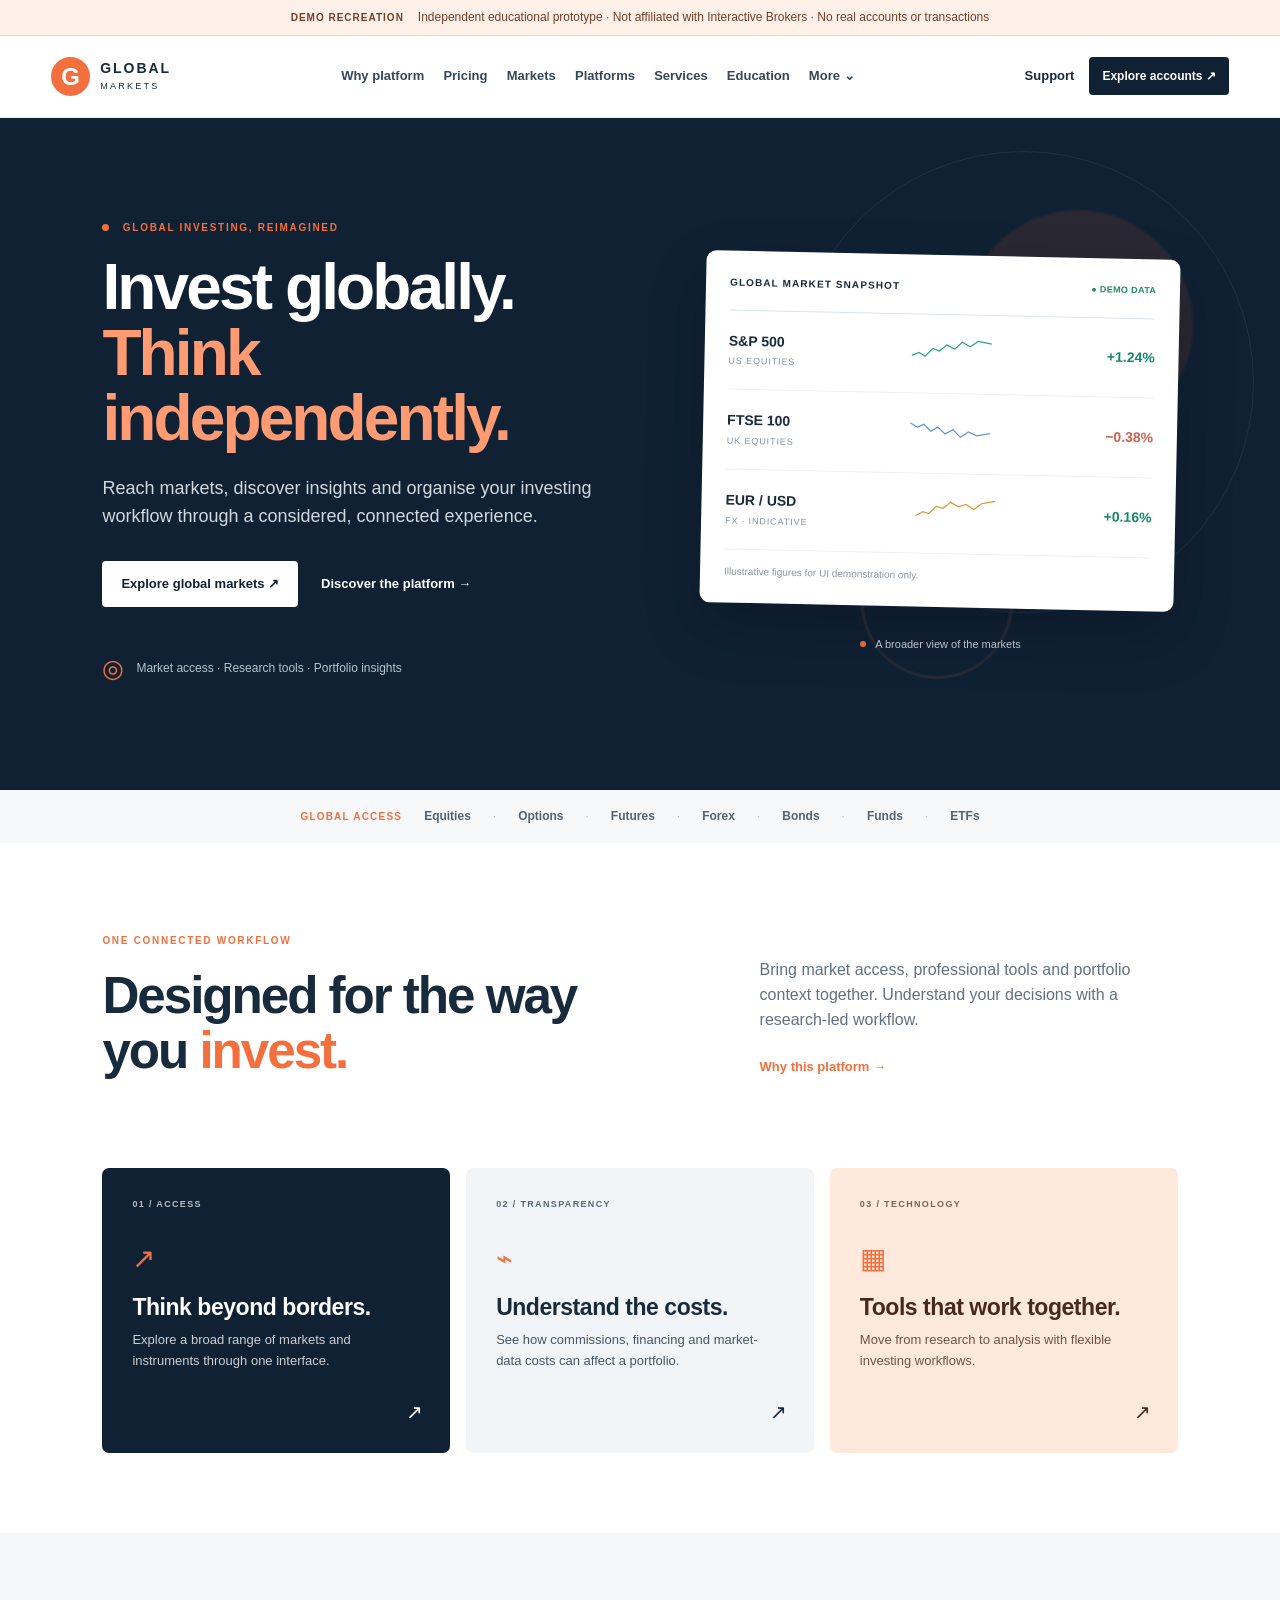
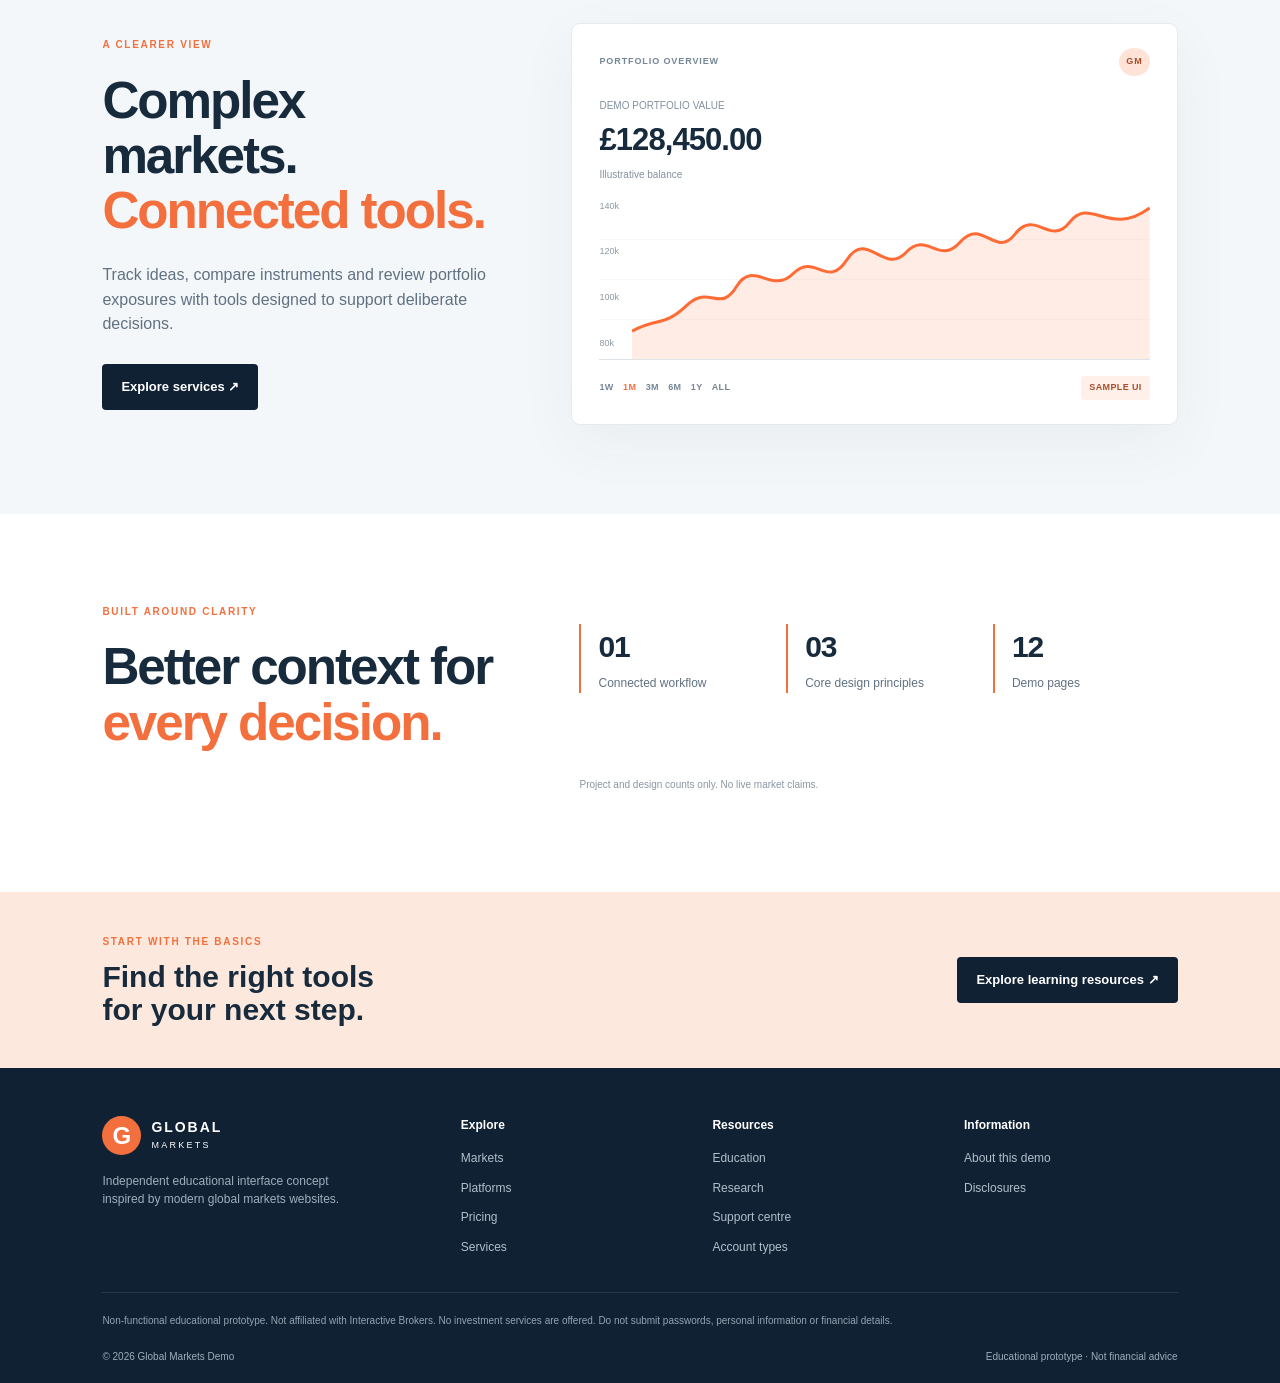
<file: index.html>
<!doctype html><html lang="en"><head><meta charset="utf-8"><meta name="viewport" content="width=device-width,initial-scale=1"><meta name="theme-color" content="#102134"><meta name="description" content="Independent educational concept for a responsive global markets website."><title>Home | Global Markets Demo</title><link rel="stylesheet" href="assets/site.css"><script defer src="assets/site.js"></script></head><body><div class="demo-ribbon"><strong>DEMO RECREATION</strong><span>Independent educational prototype · Not affiliated with Interactive Brokers · No real accounts or transactions</span></div><header class="site-header"><a class="brand" href="index.html"><span class="brand-mark">G</span><span class="brand-word">GLOBAL<span>MARKETS</span></span></a><button class="menu-toggle" aria-label="Toggle navigation" aria-expanded="false"><span></span><span></span><span></span></button><nav class="main-nav"><a class="nav-link" href="why-ibkr.html">Why platform</a><a class="nav-link" href="pricing.html">Pricing</a><a class="nav-link" href="markets.html">Markets</a><a class="nav-link" href="platforms.html">Platforms</a><a class="nav-link" href="services.html">Services</a><a class="nav-link" href="education.html">Education</a><div class="nav-more"><button class="nav-more-button" aria-expanded="false">More ⌄</button><div class="dropdown"><a href="accounts.html">Account types</a><a href="research.html">Research</a><a href="about.html">About</a><a href="support.html">Support</a><a href="disclosures.html">Disclosures</a></div></div></nav><div class="header-actions"><a class="sign-in" href="support.html">Support</a><a class="button button-small button-dark" href="accounts.html">Explore accounts ↗</a></div></header><main><section class="hero"><div class="hero-copy"><div class="eyebrow"><i></i> GLOBAL INVESTING, REIMAGINED</div><h1>Invest globally.<br><em>Think independently.</em></h1><p class="hero-lead">Reach markets, discover insights and organise your investing workflow through a considered, connected experience.</p><div class="hero-ctas"><a class="button button-light" href="markets.html">Explore global markets ↗</a><a class="text-link text-link-light" href="platforms.html">Discover the platform →</a></div><div class="hero-proof"><span class="proof-icon">◎</span><span>Market access · Research tools · Portfolio insights</span></div></div><div class="hero-visual"><div class="orb orb-one"></div><div class="orb orb-two"></div><div class="market-panel"><div class="panel-top"><span>GLOBAL MARKET SNAPSHOT</span><span class="live-dot">● DEMO DATA</span></div><div class="market-row"><div><span class="ticker">S&amp;P 500</span><small>US EQUITIES</small></div><div class="sparkline"><svg viewBox="0 0 130 42"><polyline points="0,30 12,25 22,31 34,18 45,22 57,12 70,18 82,7 95,14 108,5 130,9"/></svg></div><strong>+1.24%</strong></div><div class="market-row"><div><span class="ticker">FTSE 100</span><small>UK EQUITIES</small></div><div class="sparkline spark-blue"><svg viewBox="0 0 130 42"><polyline points="0,11 12,18 22,13 34,24 45,17 57,28 70,21 82,33 95,24 108,30 130,26"/></svg></div><strong class="negative">−0.38%</strong></div><div class="market-row"><div><span class="ticker">EUR / USD</span><small>FX · INDICATIVE</small></div><div class="sparkline spark-gold"><svg viewBox="0 0 130 42"><polyline points="0,32 12,25 22,28 34,16 45,19 57,9 70,16 82,12 95,20 108,10 130,6"/></svg></div><strong>+0.16%</strong></div><div class="panel-note">Illustrative figures for UI demonstration only.</div></div><div class="visual-label"><span class="visual-label-dot"></span>A broader view of the markets</div></div></section><div class="ticker-strip"><span>GLOBAL ACCESS</span><b>Equities</b><i>·</i><b>Options</b><i>·</i><b>Futures</b><i>·</i><b>Forex</b><i>·</i><b>Bonds</b><i>·</i><b>Funds</b><i>·</i><b>ETFs</b></div><section class="section section-intro"><div class="section-heading"><div class="eyebrow">ONE CONNECTED WORKFLOW</div><h2>Designed for the way<br>you <em>invest.</em></h2></div><div class="intro-right"><p>Bring market access, professional tools and portfolio context together. Understand your decisions with a research-led workflow.</p><a class="text-link" href="why-ibkr.html">Why this platform →</a></div></section><section class="feature-grid"><a class="feature-card feature-dark" href="markets.html"><span class="card-index">01 / ACCESS</span><div class="feature-icon">↗</div><h3>Think beyond borders.</h3><p>Explore a broad range of markets and instruments through one interface.</p><span class="card-arrow">↗</span></a><a class="feature-card feature-pale" href="pricing.html"><span class="card-index">02 / TRANSPARENCY</span><div class="feature-icon">⌁</div><h3>Understand the costs.</h3><p>See how commissions, financing and market-data costs can affect a portfolio.</p><span class="card-arrow">↗</span></a><a class="feature-card feature-orange" href="platforms.html"><span class="card-index">03 / TECHNOLOGY</span><div class="feature-icon">▦</div><h3>Tools that work together.</h3><p>Move from research to analysis with flexible investing workflows.</p><span class="card-arrow">↗</span></a></section><section class="section platform-band"><div class="platform-copy"><div class="eyebrow">A CLEARER VIEW</div><h2>Complex markets.<br><em>Connected tools.</em></h2><p>Track ideas, compare instruments and review portfolio exposures with tools designed to support deliberate decisions.</p><a class="button button-dark" href="services.html">Explore services ↗</a></div><div class="dashboard-art"><div class="dash-top"><span>PORTFOLIO OVERVIEW</span><span class="dash-avatar">GM</span></div><div class="dash-value"><small>DEMO PORTFOLIO VALUE</small><strong>£128,450.00</strong><span>Illustrative balance</span></div><div class="chart-wrap"><div class="chart-y"><span>140k</span><span>120k</span><span>100k</span><span>80k</span></div><svg class="area-chart" viewBox="0 0 520 160" preserveAspectRatio="none"><path d="M0,132 C25,118 32,128 55,106 S88,115 105,87 S140,96 162,74 S196,91 216,60 S253,76 275,53 S308,67 330,42 S365,60 385,34 S420,48 440,22 S480,38 520,8 L520,160 L0,160Z" fill="#ff6b3520"/><path d="M0,132 C25,118 32,128 55,106 S88,115 105,87 S140,96 162,74 S196,91 216,60 S253,76 275,53 S308,67 330,42 S365,60 385,34 S420,48 440,22 S480,38 520,8" fill="none" stroke="#ff6b35" stroke-width="3"/></svg></div><div class="dash-bottom"><span>1W　<b>1M</b>　3M　6M　1Y　ALL</span><span class="demo-tag">SAMPLE UI</span></div></div></section><section class="section stats-section"><div><div class="eyebrow">BUILT AROUND CLARITY</div><h2>Better context for<br><em>every decision.</em></h2></div><div class="stats-grid"><div><strong>01</strong><span>Connected workflow</span></div><div><strong>03</strong><span>Core design principles</span></div><div><strong>12</strong><span>Demo pages</span></div></div><p class="small-note">Project and design counts only. No live market claims.</p></section><section class="cta-band"><div><div class="eyebrow">START WITH THE BASICS</div><h2>Find the right tools<br>for your next step.</h2></div><a class="button button-dark" href="education.html">Explore learning resources ↗</a></section></main><footer class="site-footer"><div class="footer-top"><div class="footer-brand"><a class="brand brand-footer" href="index.html"><span class="brand-mark">G</span><span class="brand-word">GLOBAL<span>MARKETS</span></span></a><p>Independent educational interface concept inspired by modern global markets websites.</p></div><div class="footer-col"><h4>Explore</h4><a href="markets.html">Markets</a><a href="platforms.html">Platforms</a><a href="pricing.html">Pricing</a><a href="services.html">Services</a></div><div class="footer-col"><h4>Resources</h4><a href="education.html">Education</a><a href="research.html">Research</a><a href="support.html">Support centre</a><a href="accounts.html">Account types</a></div><div class="footer-col"><h4>Information</h4><a href="about.html">About this demo</a><a href="disclosures.html">Disclosures</a></div></div><div class="footer-disclaimer">Non-functional educational prototype. Not affiliated with Interactive Brokers. No investment services are offered. Do not submit passwords, personal information or financial details.</div><div class="footer-bottom"><span>© 2026 Global Markets Demo</span><span>Educational prototype · Not financial advice</span></div></footer></body></html>
</file>
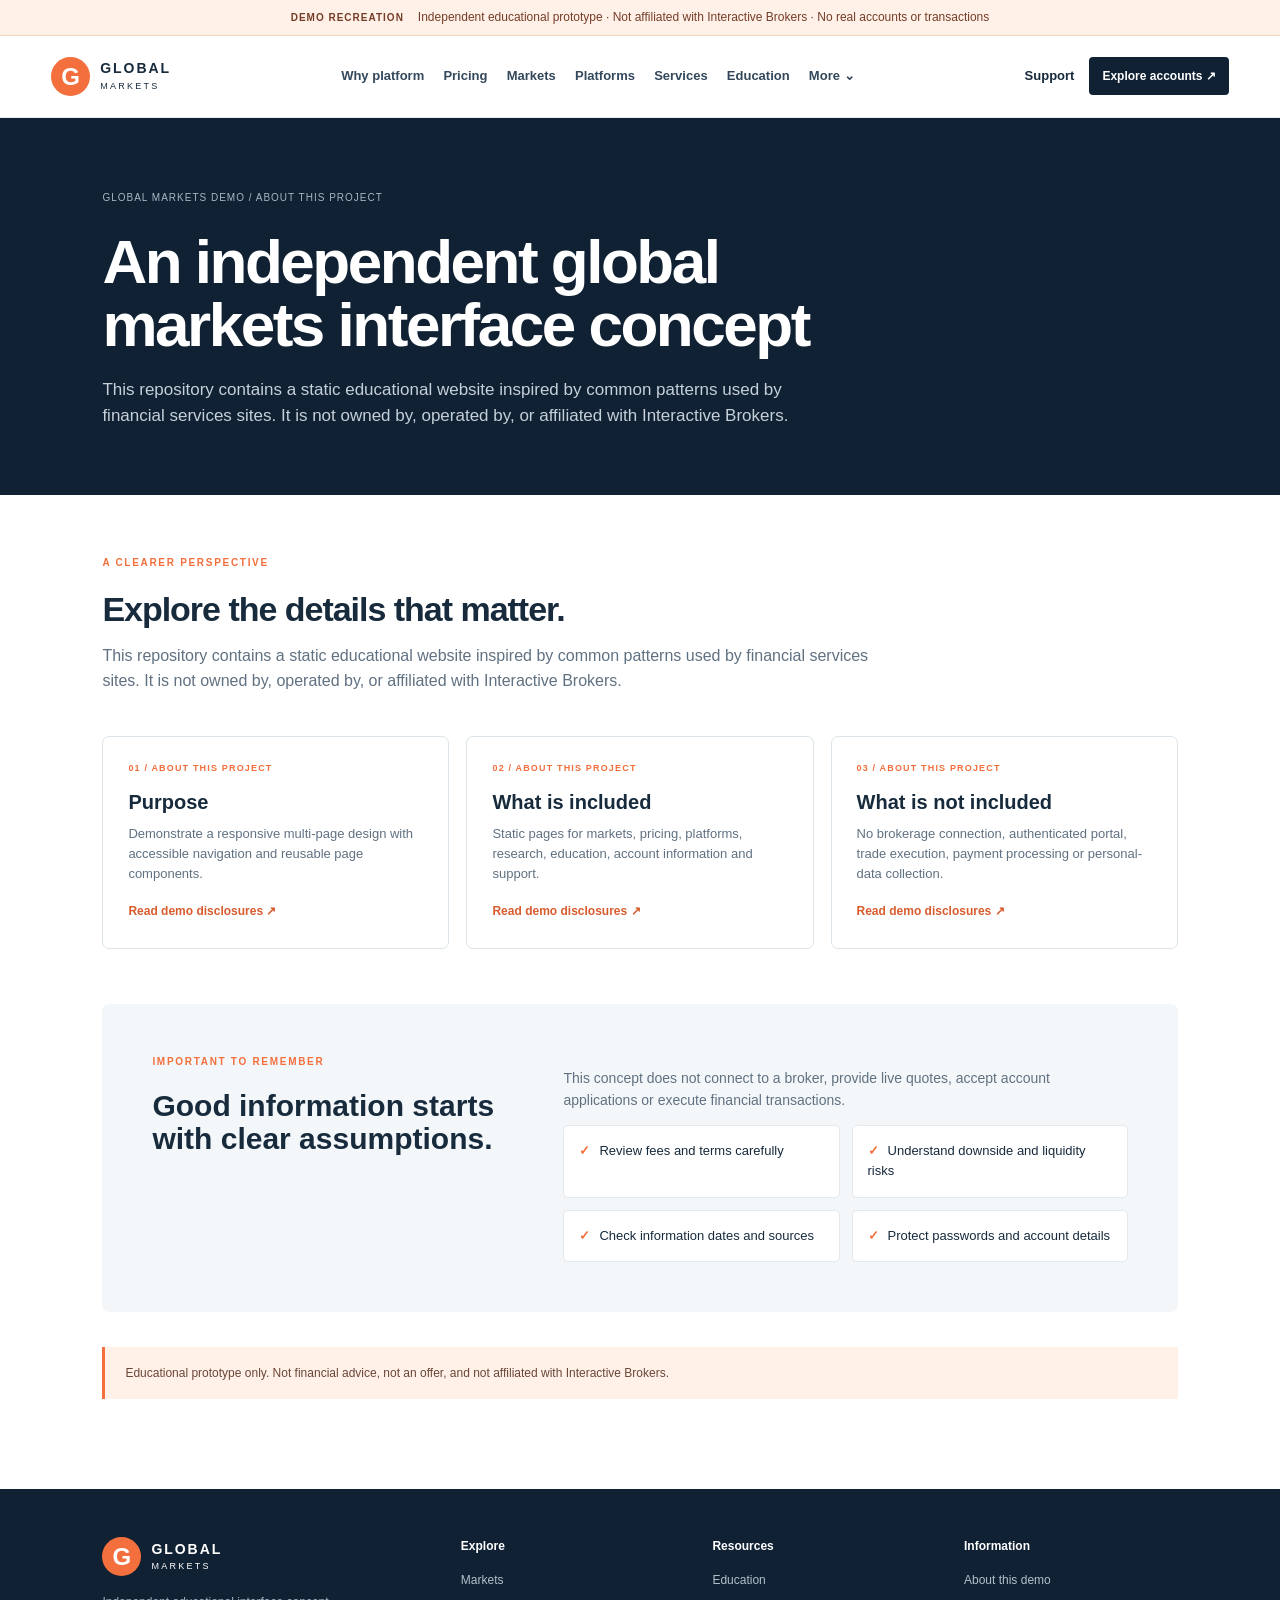
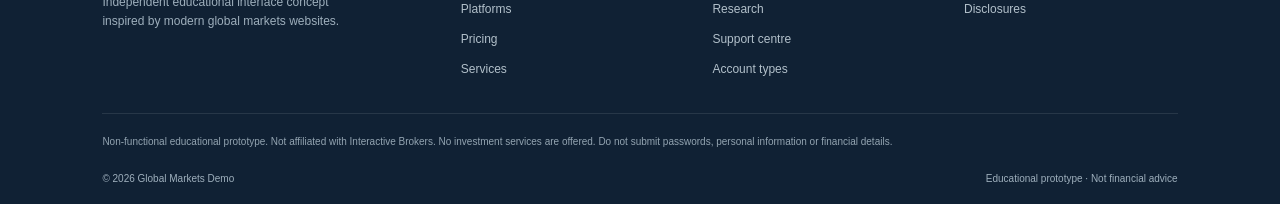
<file: about.html>
<!doctype html><html lang="en"><head><meta charset="utf-8"><meta name="viewport" content="width=device-width,initial-scale=1"><meta name="description" content="This repository contains a static educational website inspired by common patterns used by financial services sites. It is not owned by, operated by, or affiliated with Interactive Brokers."><title>About this project | Global Markets Demo</title><link rel="stylesheet" href="assets/site.css"><script defer src="assets/site.js"></script></head><body><div class="demo-ribbon"><strong>DEMO RECREATION</strong><span>Independent educational prototype · Not affiliated with Interactive Brokers · No real accounts or transactions</span></div><header class="site-header"><a class="brand" href="index.html"><span class="brand-mark">G</span><span class="brand-word">GLOBAL<span>MARKETS</span></span></a><button class="menu-toggle" aria-label="Toggle navigation" aria-expanded="false"><span></span><span></span><span></span></button><nav class="main-nav"><a class="nav-link" href="why-ibkr.html">Why platform</a><a class="nav-link" href="pricing.html">Pricing</a><a class="nav-link" href="markets.html">Markets</a><a class="nav-link" href="platforms.html">Platforms</a><a class="nav-link" href="services.html">Services</a><a class="nav-link" href="education.html">Education</a><div class="nav-more"><button class="nav-more-button" aria-expanded="false">More ⌄</button><div class="dropdown"><a href="accounts.html">Account types</a><a href="research.html">Research</a><a href="about.html">About</a><a href="support.html">Support</a><a href="disclosures.html">Disclosures</a></div></div></nav><div class="header-actions"><a class="sign-in" href="support.html">Support</a><a class="button button-small button-dark" href="accounts.html">Explore accounts ↗</a></div></header><main><section class="page-hero"><div class="breadcrumb">Global Markets Demo / About this project</div><h1>An independent global markets interface concept</h1><p>This repository contains a static educational website inspired by common patterns used by financial services sites. It is not owned by, operated by, or affiliated with Interactive Brokers.</p></section><section class="content-wrap"><div class="content-intro"><div class="eyebrow">A CLEARER PERSPECTIVE</div><h2>Explore the details that matter.</h2><p>This repository contains a static educational website inspired by common patterns used by financial services sites. It is not owned by, operated by, or affiliated with Interactive Brokers.</p></div><div class="card-grid"><article class="info-card"><div class="card-kicker">01 / ABOUT THIS PROJECT</div><h3>Purpose</h3><p>Demonstrate a responsive multi-page design with accessible navigation and reusable page components.</p><a href="disclosures.html">Read demo disclosures ↗</a></article><article class="info-card"><div class="card-kicker">02 / ABOUT THIS PROJECT</div><h3>What is included</h3><p>Static pages for markets, pricing, platforms, research, education, account information and support.</p><a href="disclosures.html">Read demo disclosures ↗</a></article><article class="info-card"><div class="card-kicker">03 / ABOUT THIS PROJECT</div><h3>What is not included</h3><p>No brokerage connection, authenticated portal, trade execution, payment processing or personal-data collection.</p><a href="disclosures.html">Read demo disclosures ↗</a></article></div><div class="split-panel"><div><div class="eyebrow">IMPORTANT TO REMEMBER</div><h2>Good information starts with clear assumptions.</h2></div><div><p>This concept does not connect to a broker, provide live quotes, accept account applications or execute financial transactions.</p><ul class="bullet-list"><li>Review fees and terms carefully</li><li>Understand downside and liquidity risks</li><li>Check information dates and sources</li><li>Protect passwords and account details</li></ul></div></div><div class="risk-note">Educational prototype only. Not financial advice, not an offer, and not affiliated with Interactive Brokers.</div></section></main><footer class="site-footer"><div class="footer-top"><div class="footer-brand"><a class="brand brand-footer" href="index.html"><span class="brand-mark">G</span><span class="brand-word">GLOBAL<span>MARKETS</span></span></a><p>Independent educational interface concept inspired by modern global markets websites.</p></div><div class="footer-col"><h4>Explore</h4><a href="markets.html">Markets</a><a href="platforms.html">Platforms</a><a href="pricing.html">Pricing</a><a href="services.html">Services</a></div><div class="footer-col"><h4>Resources</h4><a href="education.html">Education</a><a href="research.html">Research</a><a href="support.html">Support centre</a><a href="accounts.html">Account types</a></div><div class="footer-col"><h4>Information</h4><a href="about.html">About this demo</a><a href="disclosures.html">Disclosures</a></div></div><div class="footer-disclaimer">Non-functional educational prototype. Not affiliated with Interactive Brokers. No investment services are offered. Do not submit passwords, personal information or financial details.</div><div class="footer-bottom"><span>© 2026 Global Markets Demo</span><span>Educational prototype · Not financial advice</span></div></footer></body></html>
</file>
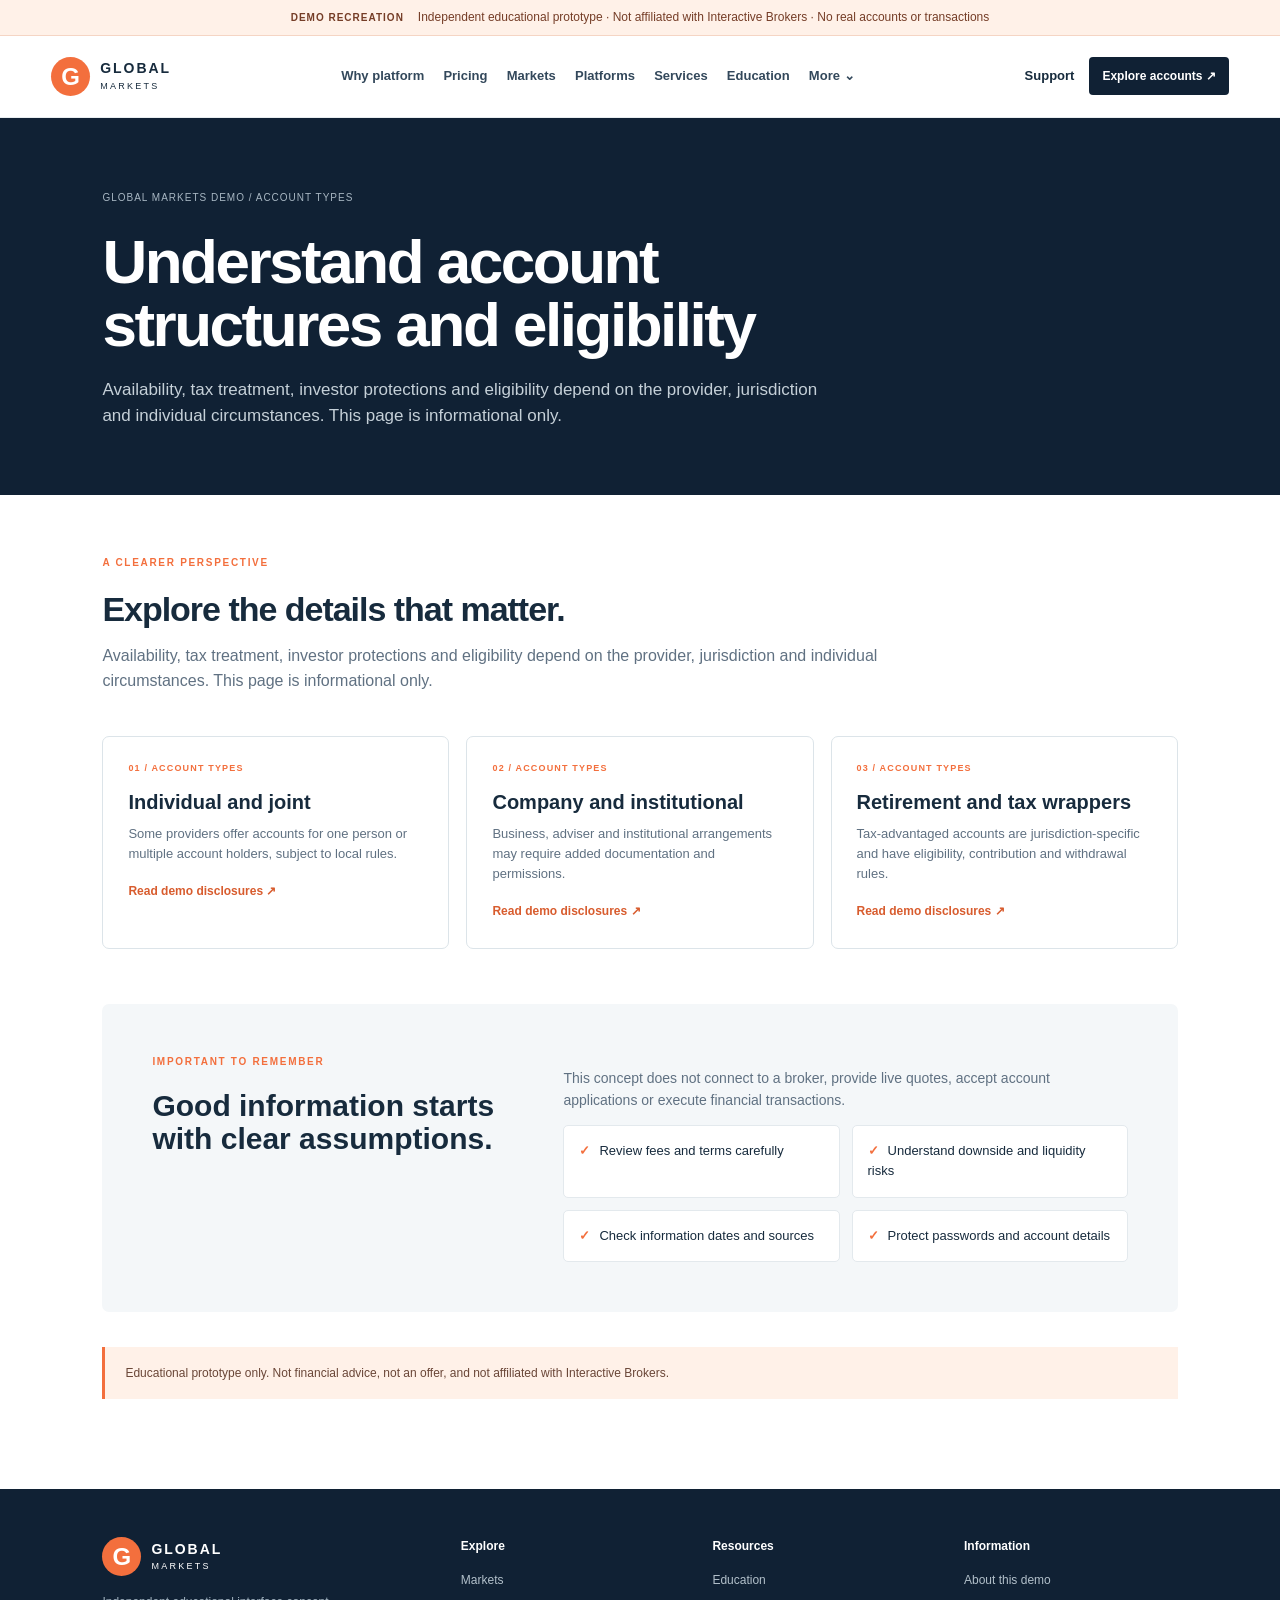
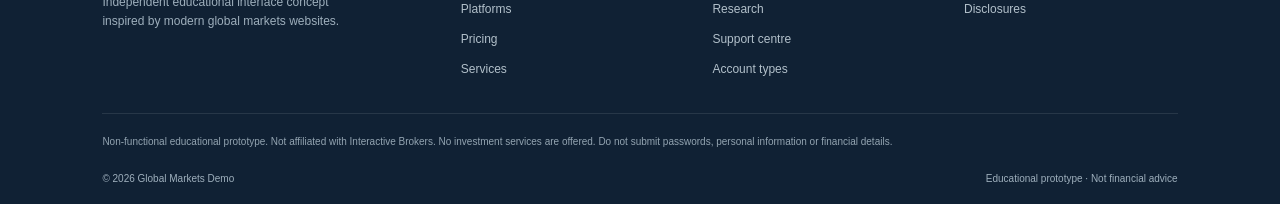
<file: accounts.html>
<!doctype html><html lang="en"><head><meta charset="utf-8"><meta name="viewport" content="width=device-width,initial-scale=1"><meta name="description" content="Availability, tax treatment, investor protections and eligibility depend on the provider, jurisdiction and individual circumstances. This page is informational only."><title>Account types | Global Markets Demo</title><link rel="stylesheet" href="assets/site.css"><script defer src="assets/site.js"></script></head><body><div class="demo-ribbon"><strong>DEMO RECREATION</strong><span>Independent educational prototype · Not affiliated with Interactive Brokers · No real accounts or transactions</span></div><header class="site-header"><a class="brand" href="index.html"><span class="brand-mark">G</span><span class="brand-word">GLOBAL<span>MARKETS</span></span></a><button class="menu-toggle" aria-label="Toggle navigation" aria-expanded="false"><span></span><span></span><span></span></button><nav class="main-nav"><a class="nav-link" href="why-ibkr.html">Why platform</a><a class="nav-link" href="pricing.html">Pricing</a><a class="nav-link" href="markets.html">Markets</a><a class="nav-link" href="platforms.html">Platforms</a><a class="nav-link" href="services.html">Services</a><a class="nav-link" href="education.html">Education</a><div class="nav-more"><button class="nav-more-button" aria-expanded="false">More ⌄</button><div class="dropdown"><a href="accounts.html">Account types</a><a href="research.html">Research</a><a href="about.html">About</a><a href="support.html">Support</a><a href="disclosures.html">Disclosures</a></div></div></nav><div class="header-actions"><a class="sign-in" href="support.html">Support</a><a class="button button-small button-dark" href="accounts.html">Explore accounts ↗</a></div></header><main><section class="page-hero"><div class="breadcrumb">Global Markets Demo / Account types</div><h1>Understand account structures and eligibility</h1><p>Availability, tax treatment, investor protections and eligibility depend on the provider, jurisdiction and individual circumstances. This page is informational only.</p></section><section class="content-wrap"><div class="content-intro"><div class="eyebrow">A CLEARER PERSPECTIVE</div><h2>Explore the details that matter.</h2><p>Availability, tax treatment, investor protections and eligibility depend on the provider, jurisdiction and individual circumstances. This page is informational only.</p></div><div class="card-grid"><article class="info-card"><div class="card-kicker">01 / ACCOUNT TYPES</div><h3>Individual and joint</h3><p>Some providers offer accounts for one person or multiple account holders, subject to local rules.</p><a href="disclosures.html">Read demo disclosures ↗</a></article><article class="info-card"><div class="card-kicker">02 / ACCOUNT TYPES</div><h3>Company and institutional</h3><p>Business, adviser and institutional arrangements may require added documentation and permissions.</p><a href="disclosures.html">Read demo disclosures ↗</a></article><article class="info-card"><div class="card-kicker">03 / ACCOUNT TYPES</div><h3>Retirement and tax wrappers</h3><p>Tax-advantaged accounts are jurisdiction-specific and have eligibility, contribution and withdrawal rules.</p><a href="disclosures.html">Read demo disclosures ↗</a></article></div><div class="split-panel"><div><div class="eyebrow">IMPORTANT TO REMEMBER</div><h2>Good information starts with clear assumptions.</h2></div><div><p>This concept does not connect to a broker, provide live quotes, accept account applications or execute financial transactions.</p><ul class="bullet-list"><li>Review fees and terms carefully</li><li>Understand downside and liquidity risks</li><li>Check information dates and sources</li><li>Protect passwords and account details</li></ul></div></div><div class="risk-note">Educational prototype only. Not financial advice, not an offer, and not affiliated with Interactive Brokers.</div></section></main><footer class="site-footer"><div class="footer-top"><div class="footer-brand"><a class="brand brand-footer" href="index.html"><span class="brand-mark">G</span><span class="brand-word">GLOBAL<span>MARKETS</span></span></a><p>Independent educational interface concept inspired by modern global markets websites.</p></div><div class="footer-col"><h4>Explore</h4><a href="markets.html">Markets</a><a href="platforms.html">Platforms</a><a href="pricing.html">Pricing</a><a href="services.html">Services</a></div><div class="footer-col"><h4>Resources</h4><a href="education.html">Education</a><a href="research.html">Research</a><a href="support.html">Support centre</a><a href="accounts.html">Account types</a></div><div class="footer-col"><h4>Information</h4><a href="about.html">About this demo</a><a href="disclosures.html">Disclosures</a></div></div><div class="footer-disclaimer">Non-functional educational prototype. Not affiliated with Interactive Brokers. No investment services are offered. Do not submit passwords, personal information or financial details.</div><div class="footer-bottom"><span>© 2026 Global Markets Demo</span><span>Educational prototype · Not financial advice</span></div></footer></body></html>
</file>
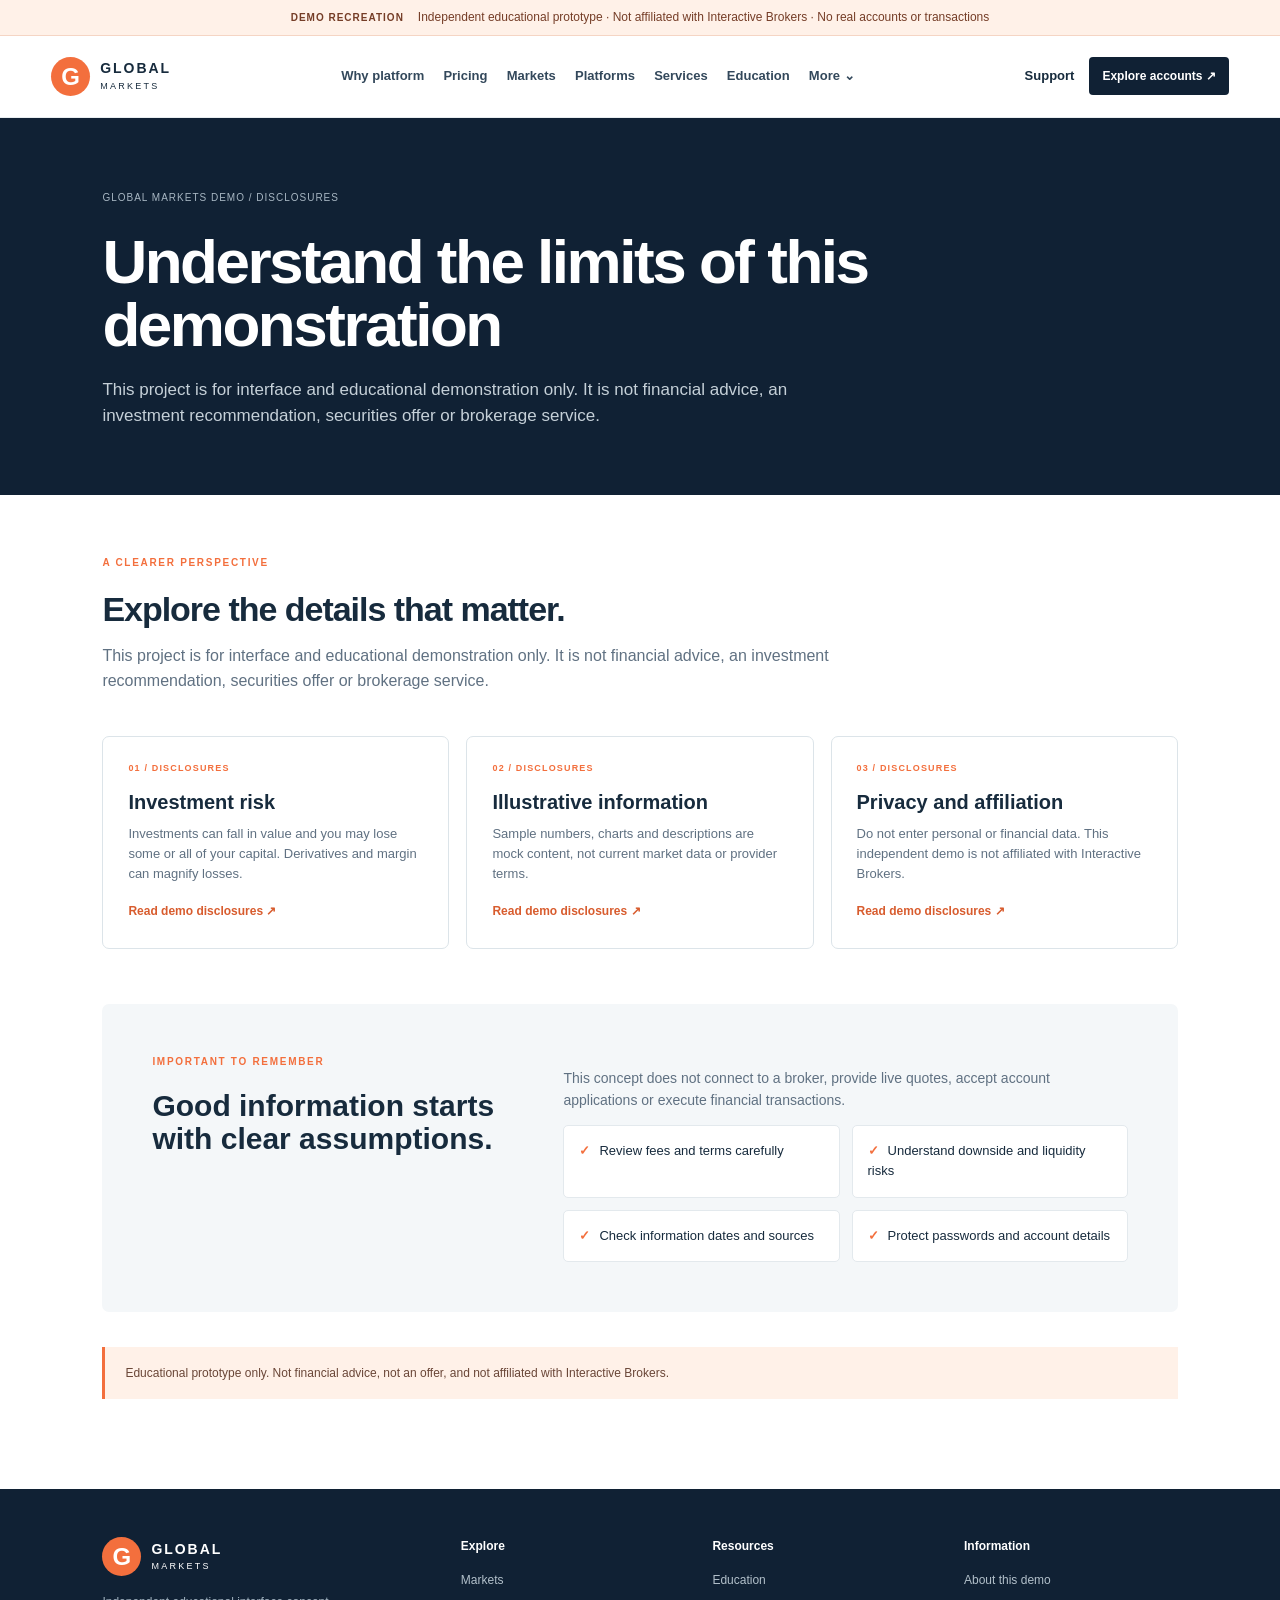
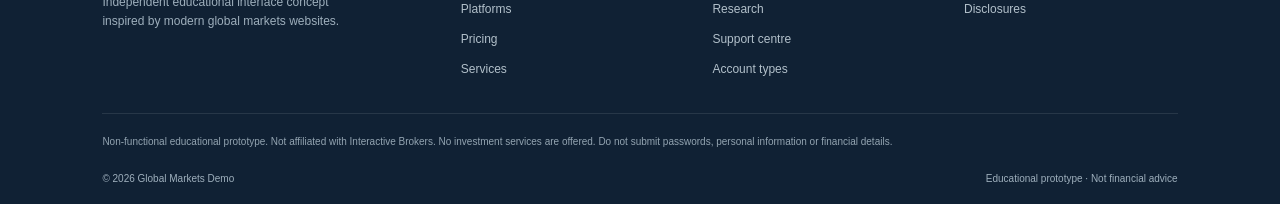
<file: disclosures.html>
<!doctype html><html lang="en"><head><meta charset="utf-8"><meta name="viewport" content="width=device-width,initial-scale=1"><meta name="description" content="This project is for interface and educational demonstration only. It is not financial advice, an investment recommendation, securities offer or brokerage service."><title>Disclosures | Global Markets Demo</title><link rel="stylesheet" href="assets/site.css"><script defer src="assets/site.js"></script></head><body><div class="demo-ribbon"><strong>DEMO RECREATION</strong><span>Independent educational prototype · Not affiliated with Interactive Brokers · No real accounts or transactions</span></div><header class="site-header"><a class="brand" href="index.html"><span class="brand-mark">G</span><span class="brand-word">GLOBAL<span>MARKETS</span></span></a><button class="menu-toggle" aria-label="Toggle navigation" aria-expanded="false"><span></span><span></span><span></span></button><nav class="main-nav"><a class="nav-link" href="why-ibkr.html">Why platform</a><a class="nav-link" href="pricing.html">Pricing</a><a class="nav-link" href="markets.html">Markets</a><a class="nav-link" href="platforms.html">Platforms</a><a class="nav-link" href="services.html">Services</a><a class="nav-link" href="education.html">Education</a><div class="nav-more"><button class="nav-more-button" aria-expanded="false">More ⌄</button><div class="dropdown"><a href="accounts.html">Account types</a><a href="research.html">Research</a><a href="about.html">About</a><a href="support.html">Support</a><a href="disclosures.html">Disclosures</a></div></div></nav><div class="header-actions"><a class="sign-in" href="support.html">Support</a><a class="button button-small button-dark" href="accounts.html">Explore accounts ↗</a></div></header><main><section class="page-hero"><div class="breadcrumb">Global Markets Demo / Disclosures</div><h1>Understand the limits of this demonstration</h1><p>This project is for interface and educational demonstration only. It is not financial advice, an investment recommendation, securities offer or brokerage service.</p></section><section class="content-wrap"><div class="content-intro"><div class="eyebrow">A CLEARER PERSPECTIVE</div><h2>Explore the details that matter.</h2><p>This project is for interface and educational demonstration only. It is not financial advice, an investment recommendation, securities offer or brokerage service.</p></div><div class="card-grid"><article class="info-card"><div class="card-kicker">01 / DISCLOSURES</div><h3>Investment risk</h3><p>Investments can fall in value and you may lose some or all of your capital. Derivatives and margin can magnify losses.</p><a href="disclosures.html">Read demo disclosures ↗</a></article><article class="info-card"><div class="card-kicker">02 / DISCLOSURES</div><h3>Illustrative information</h3><p>Sample numbers, charts and descriptions are mock content, not current market data or provider terms.</p><a href="disclosures.html">Read demo disclosures ↗</a></article><article class="info-card"><div class="card-kicker">03 / DISCLOSURES</div><h3>Privacy and affiliation</h3><p>Do not enter personal or financial data. This independent demo is not affiliated with Interactive Brokers.</p><a href="disclosures.html">Read demo disclosures ↗</a></article></div><div class="split-panel"><div><div class="eyebrow">IMPORTANT TO REMEMBER</div><h2>Good information starts with clear assumptions.</h2></div><div><p>This concept does not connect to a broker, provide live quotes, accept account applications or execute financial transactions.</p><ul class="bullet-list"><li>Review fees and terms carefully</li><li>Understand downside and liquidity risks</li><li>Check information dates and sources</li><li>Protect passwords and account details</li></ul></div></div><div class="risk-note">Educational prototype only. Not financial advice, not an offer, and not affiliated with Interactive Brokers.</div></section></main><footer class="site-footer"><div class="footer-top"><div class="footer-brand"><a class="brand brand-footer" href="index.html"><span class="brand-mark">G</span><span class="brand-word">GLOBAL<span>MARKETS</span></span></a><p>Independent educational interface concept inspired by modern global markets websites.</p></div><div class="footer-col"><h4>Explore</h4><a href="markets.html">Markets</a><a href="platforms.html">Platforms</a><a href="pricing.html">Pricing</a><a href="services.html">Services</a></div><div class="footer-col"><h4>Resources</h4><a href="education.html">Education</a><a href="research.html">Research</a><a href="support.html">Support centre</a><a href="accounts.html">Account types</a></div><div class="footer-col"><h4>Information</h4><a href="about.html">About this demo</a><a href="disclosures.html">Disclosures</a></div></div><div class="footer-disclaimer">Non-functional educational prototype. Not affiliated with Interactive Brokers. No investment services are offered. Do not submit passwords, personal information or financial details.</div><div class="footer-bottom"><span>© 2026 Global Markets Demo</span><span>Educational prototype · Not financial advice</span></div></footer></body></html>
</file>
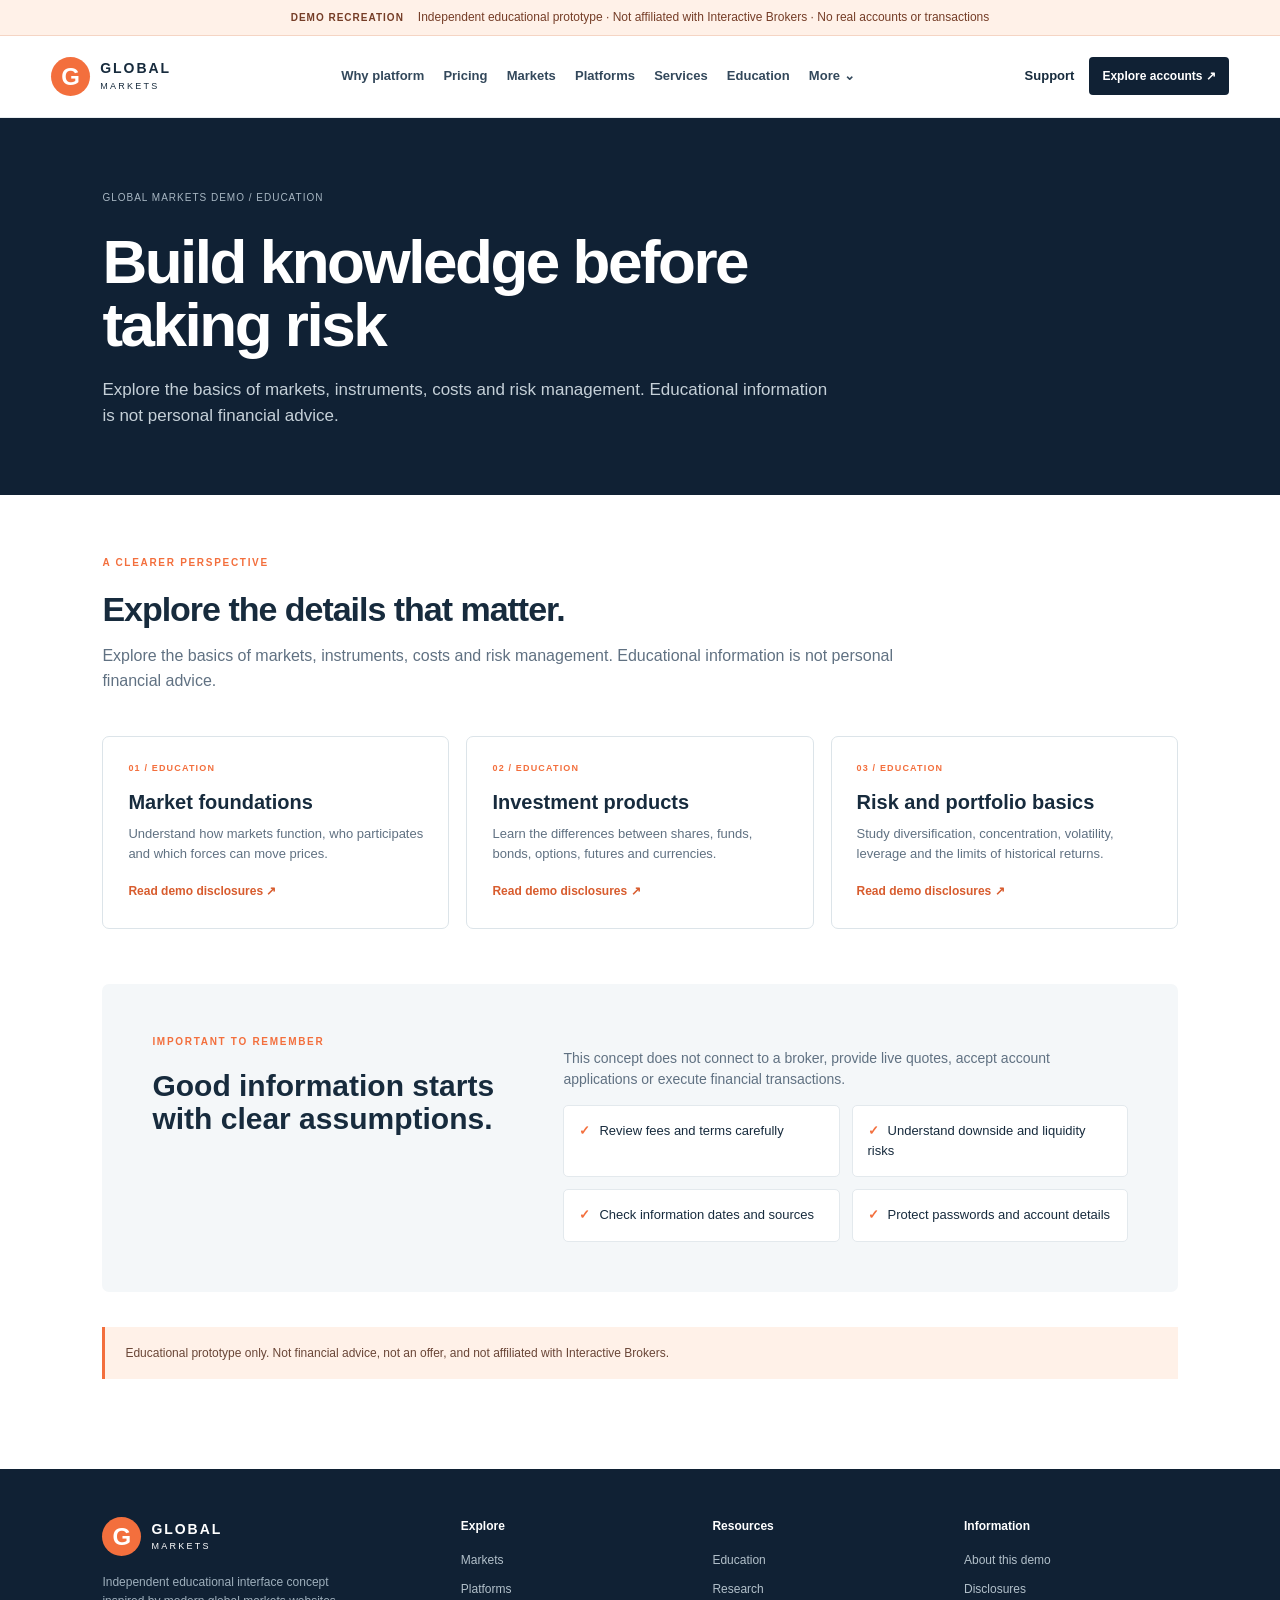
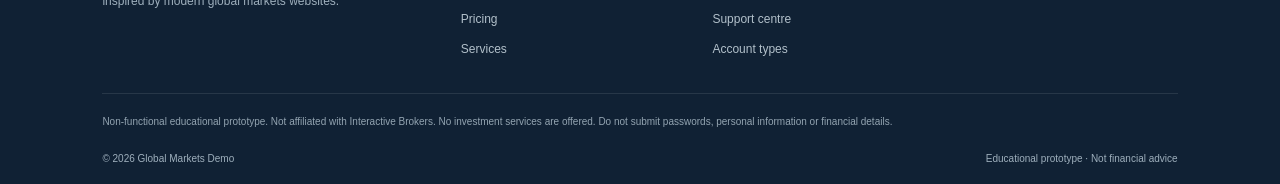
<file: education.html>
<!doctype html><html lang="en"><head><meta charset="utf-8"><meta name="viewport" content="width=device-width,initial-scale=1"><meta name="description" content="Explore the basics of markets, instruments, costs and risk management. Educational information is not personal financial advice."><title>Education | Global Markets Demo</title><link rel="stylesheet" href="assets/site.css"><script defer src="assets/site.js"></script></head><body><div class="demo-ribbon"><strong>DEMO RECREATION</strong><span>Independent educational prototype · Not affiliated with Interactive Brokers · No real accounts or transactions</span></div><header class="site-header"><a class="brand" href="index.html"><span class="brand-mark">G</span><span class="brand-word">GLOBAL<span>MARKETS</span></span></a><button class="menu-toggle" aria-label="Toggle navigation" aria-expanded="false"><span></span><span></span><span></span></button><nav class="main-nav"><a class="nav-link" href="why-ibkr.html">Why platform</a><a class="nav-link" href="pricing.html">Pricing</a><a class="nav-link" href="markets.html">Markets</a><a class="nav-link" href="platforms.html">Platforms</a><a class="nav-link" href="services.html">Services</a><a class="nav-link" href="education.html">Education</a><div class="nav-more"><button class="nav-more-button" aria-expanded="false">More ⌄</button><div class="dropdown"><a href="accounts.html">Account types</a><a href="research.html">Research</a><a href="about.html">About</a><a href="support.html">Support</a><a href="disclosures.html">Disclosures</a></div></div></nav><div class="header-actions"><a class="sign-in" href="support.html">Support</a><a class="button button-small button-dark" href="accounts.html">Explore accounts ↗</a></div></header><main><section class="page-hero"><div class="breadcrumb">Global Markets Demo / Education</div><h1>Build knowledge before taking risk</h1><p>Explore the basics of markets, instruments, costs and risk management. Educational information is not personal financial advice.</p></section><section class="content-wrap"><div class="content-intro"><div class="eyebrow">A CLEARER PERSPECTIVE</div><h2>Explore the details that matter.</h2><p>Explore the basics of markets, instruments, costs and risk management. Educational information is not personal financial advice.</p></div><div class="card-grid"><article class="info-card"><div class="card-kicker">01 / EDUCATION</div><h3>Market foundations</h3><p>Understand how markets function, who participates and which forces can move prices.</p><a href="disclosures.html">Read demo disclosures ↗</a></article><article class="info-card"><div class="card-kicker">02 / EDUCATION</div><h3>Investment products</h3><p>Learn the differences between shares, funds, bonds, options, futures and currencies.</p><a href="disclosures.html">Read demo disclosures ↗</a></article><article class="info-card"><div class="card-kicker">03 / EDUCATION</div><h3>Risk and portfolio basics</h3><p>Study diversification, concentration, volatility, leverage and the limits of historical returns.</p><a href="disclosures.html">Read demo disclosures ↗</a></article></div><div class="split-panel"><div><div class="eyebrow">IMPORTANT TO REMEMBER</div><h2>Good information starts with clear assumptions.</h2></div><div><p>This concept does not connect to a broker, provide live quotes, accept account applications or execute financial transactions.</p><ul class="bullet-list"><li>Review fees and terms carefully</li><li>Understand downside and liquidity risks</li><li>Check information dates and sources</li><li>Protect passwords and account details</li></ul></div></div><div class="risk-note">Educational prototype only. Not financial advice, not an offer, and not affiliated with Interactive Brokers.</div></section></main><footer class="site-footer"><div class="footer-top"><div class="footer-brand"><a class="brand brand-footer" href="index.html"><span class="brand-mark">G</span><span class="brand-word">GLOBAL<span>MARKETS</span></span></a><p>Independent educational interface concept inspired by modern global markets websites.</p></div><div class="footer-col"><h4>Explore</h4><a href="markets.html">Markets</a><a href="platforms.html">Platforms</a><a href="pricing.html">Pricing</a><a href="services.html">Services</a></div><div class="footer-col"><h4>Resources</h4><a href="education.html">Education</a><a href="research.html">Research</a><a href="support.html">Support centre</a><a href="accounts.html">Account types</a></div><div class="footer-col"><h4>Information</h4><a href="about.html">About this demo</a><a href="disclosures.html">Disclosures</a></div></div><div class="footer-disclaimer">Non-functional educational prototype. Not affiliated with Interactive Brokers. No investment services are offered. Do not submit passwords, personal information or financial details.</div><div class="footer-bottom"><span>© 2026 Global Markets Demo</span><span>Educational prototype · Not financial advice</span></div></footer></body></html>
</file>
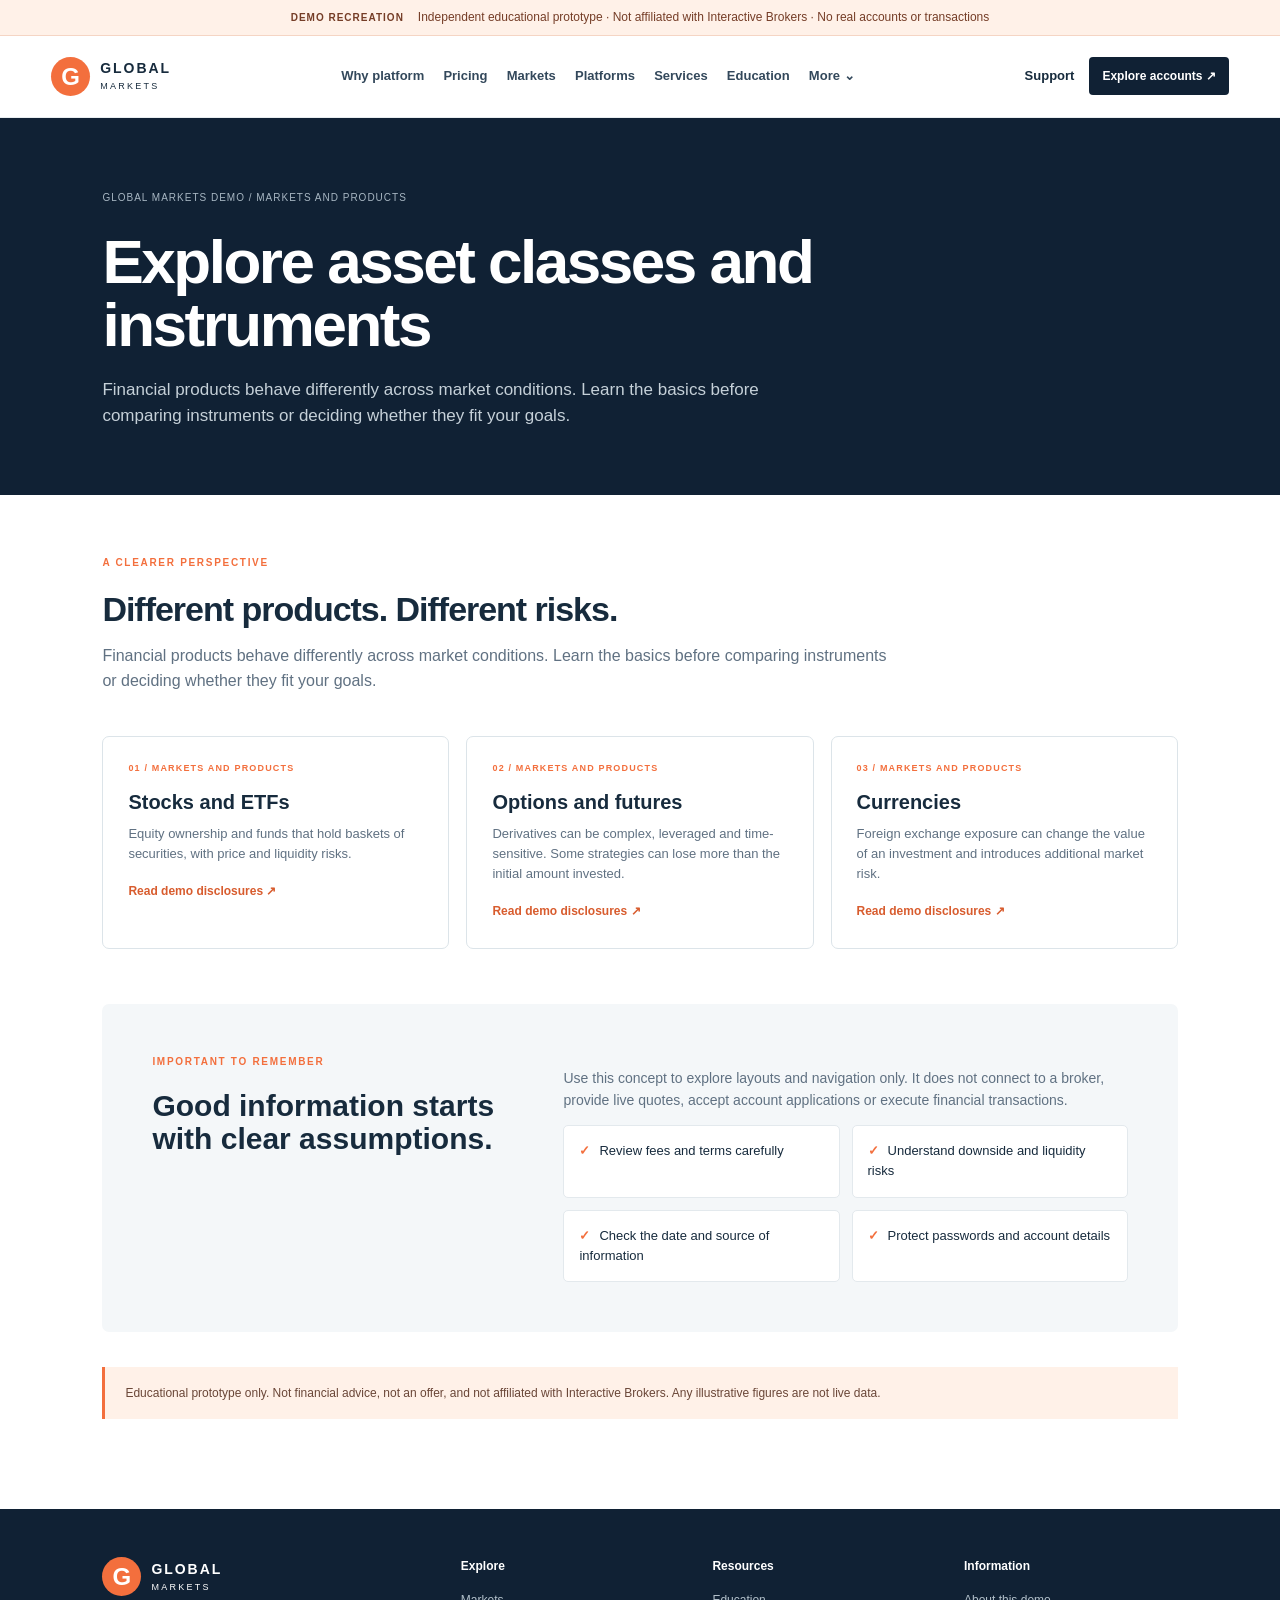
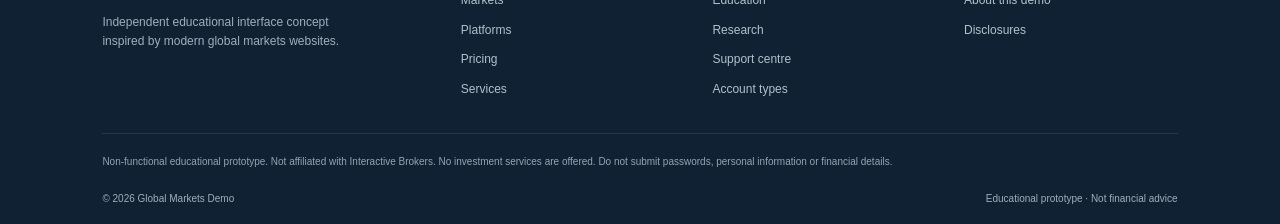
<file: markets.html>
<!doctype html><html lang="en"><head><meta charset="utf-8"><meta name="viewport" content="width=device-width, initial-scale=1"><meta name="description" content="Financial products behave differently across market conditions. Learn the basics before comparing instruments or deciding whether they fit your goals."><title>Markets and products | Global Markets Demo</title><link rel="stylesheet" href="assets/site.css"><script defer src="assets/site.js"></script></head><body><div class="demo-ribbon"><strong>DEMO RECREATION</strong><span>Independent educational prototype · Not affiliated with Interactive Brokers · No real accounts or transactions</span></div><header class="site-header"><a class="brand" href="index.html"><span class="brand-mark">G</span><span class="brand-word">GLOBAL<span>MARKETS</span></span></a><button class="menu-toggle" aria-label="Toggle navigation" aria-expanded="false"><span></span><span></span><span></span></button><nav class="main-nav"><a class="nav-link" href="why-ibkr.html">Why platform</a><a class="nav-link" href="pricing.html">Pricing</a><a class="nav-link" href="markets.html">Markets</a><a class="nav-link" href="platforms.html">Platforms</a><a class="nav-link" href="services.html">Services</a><a class="nav-link" href="education.html">Education</a><div class="nav-more"><button class="nav-more-button" aria-expanded="false">More ⌄</button><div class="dropdown"><a href="accounts.html">Account types</a><a href="research.html">Research</a><a href="about.html">About</a><a href="support.html">Support</a><a href="disclosures.html">Disclosures</a></div></div></nav><div class="header-actions"><a class="sign-in" href="support.html">Support</a><a class="button button-small button-dark" href="accounts.html">Explore accounts ↗</a></div></header><main><section class="page-hero"><div class="breadcrumb">Global Markets Demo / Markets and products</div><h1>Explore asset classes and instruments</h1><p>Financial products behave differently across market conditions. Learn the basics before comparing instruments or deciding whether they fit your goals.</p></section><section class="content-wrap"><div class="content-intro"><div class="eyebrow">A CLEARER PERSPECTIVE</div><h2>Different products. Different risks.</h2><p>Financial products behave differently across market conditions. Learn the basics before comparing instruments or deciding whether they fit your goals.</p></div><div class="card-grid"><article class="info-card"><div class="card-kicker">01 / MARKETS AND PRODUCTS</div><h3>Stocks and ETFs</h3><p>Equity ownership and funds that hold baskets of securities, with price and liquidity risks.</p><a href="disclosures.html">Read demo disclosures ↗</a></article><article class="info-card"><div class="card-kicker">02 / MARKETS AND PRODUCTS</div><h3>Options and futures</h3><p>Derivatives can be complex, leveraged and time-sensitive. Some strategies can lose more than the initial amount invested.</p><a href="disclosures.html">Read demo disclosures ↗</a></article><article class="info-card"><div class="card-kicker">03 / MARKETS AND PRODUCTS</div><h3>Currencies</h3><p>Foreign exchange exposure can change the value of an investment and introduces additional market risk.</p><a href="disclosures.html">Read demo disclosures ↗</a></article></div><div class="split-panel"><div><div class="eyebrow">IMPORTANT TO REMEMBER</div><h2>Good information starts with clear assumptions.</h2></div><div><p>Use this concept to explore layouts and navigation only. It does not connect to a broker, provide live quotes, accept account applications or execute financial transactions.</p><ul class="bullet-list"><li>Review fees and terms carefully</li><li>Understand downside and liquidity risks</li><li>Check the date and source of information</li><li>Protect passwords and account details</li></ul></div></div><div class="risk-note">Educational prototype only. Not financial advice, not an offer, and not affiliated with Interactive Brokers. Any illustrative figures are not live data.</div></section></main><footer class="site-footer"><div class="footer-top"><div class="footer-brand"><a class="brand brand-footer" href="index.html"><span class="brand-mark">G</span><span class="brand-word">GLOBAL<span>MARKETS</span></span></a><p>Independent educational interface concept inspired by modern global markets websites.</p></div><div class="footer-col"><h4>Explore</h4><a href="markets.html">Markets</a><a href="platforms.html">Platforms</a><a href="pricing.html">Pricing</a><a href="services.html">Services</a></div><div class="footer-col"><h4>Resources</h4><a href="education.html">Education</a><a href="research.html">Research</a><a href="support.html">Support centre</a><a href="accounts.html">Account types</a></div><div class="footer-col"><h4>Information</h4><a href="about.html">About this demo</a><a href="disclosures.html">Disclosures</a></div></div><div class="footer-disclaimer">Non-functional educational prototype. Not affiliated with Interactive Brokers. No investment services are offered. Do not submit passwords, personal information or financial details.</div><div class="footer-bottom"><span>© 2026 Global Markets Demo</span><span>Educational prototype · Not financial advice</span></div></footer></body></html>
</file>
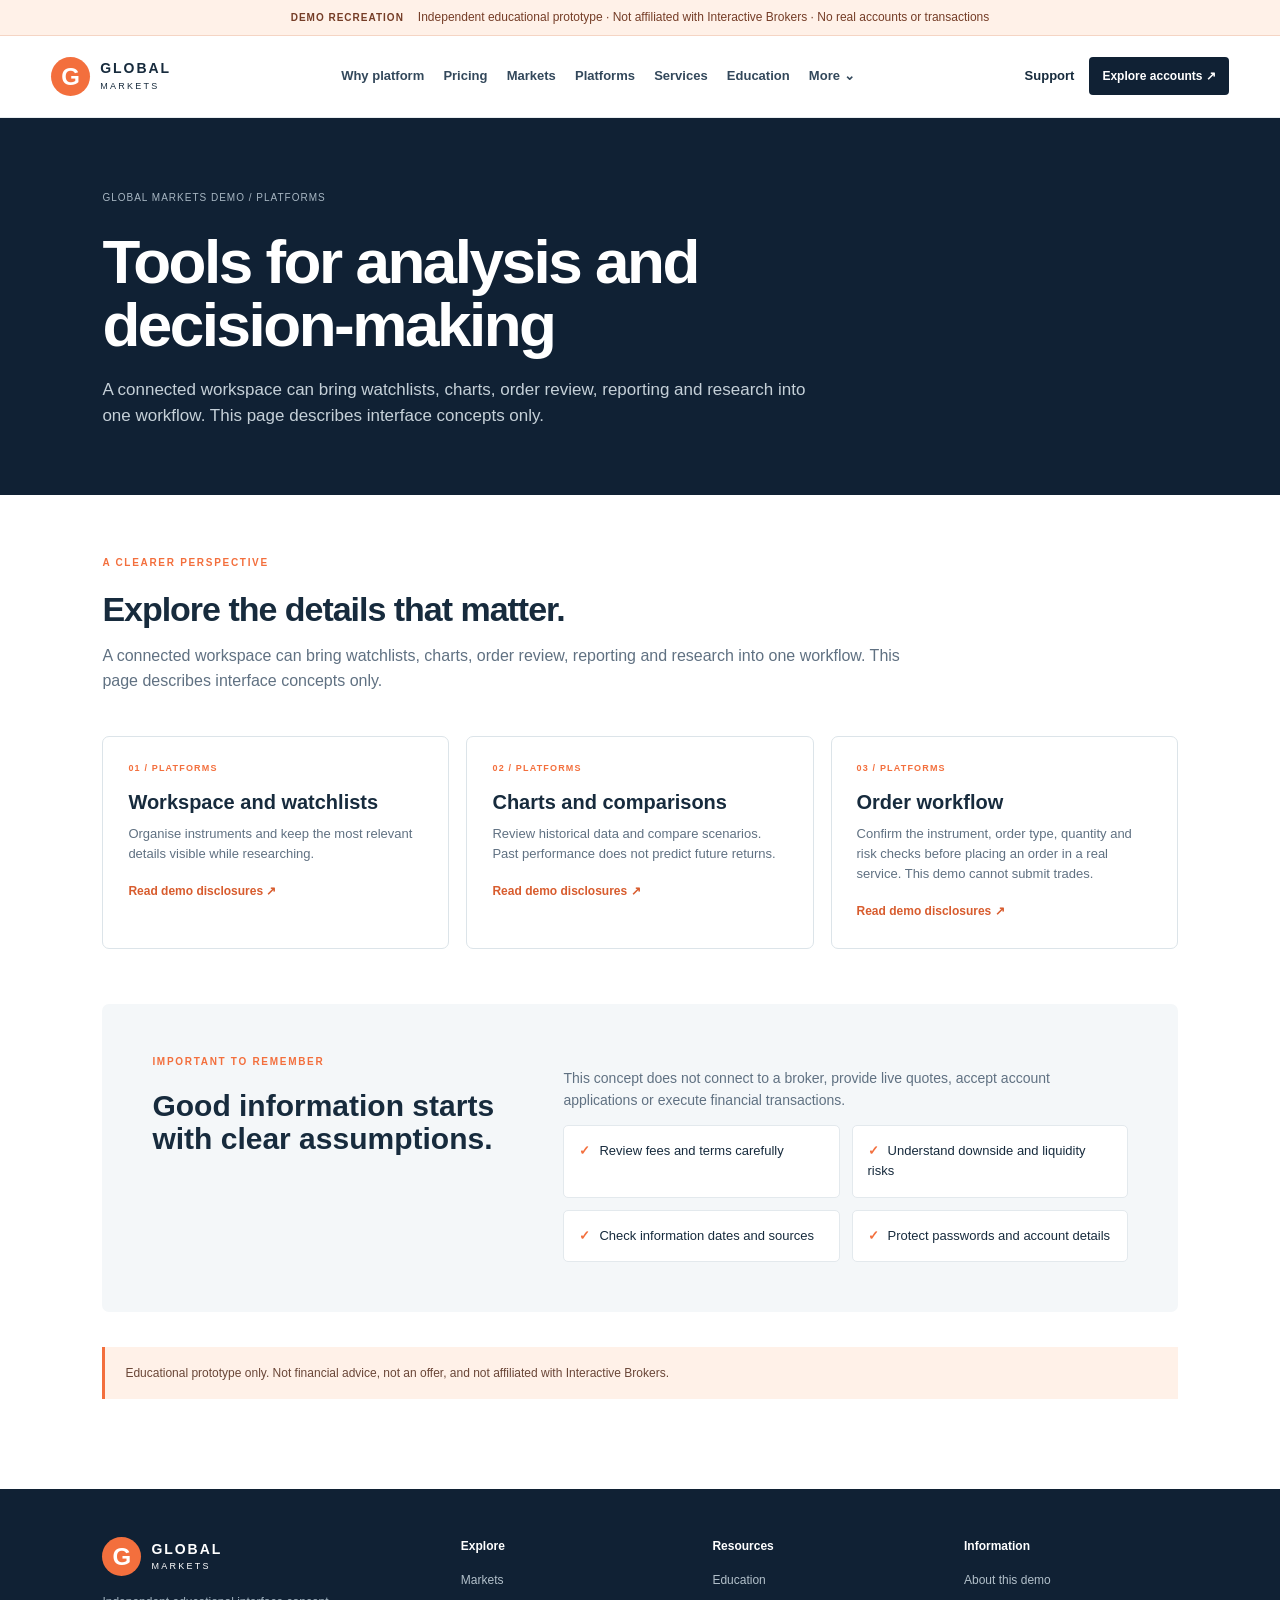
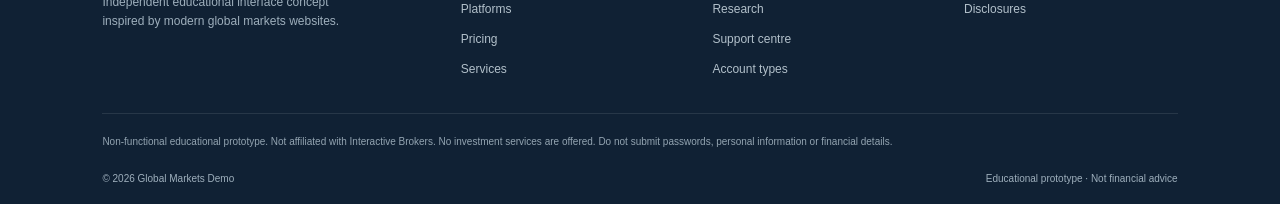
<file: platforms.html>
<!doctype html><html lang="en"><head><meta charset="utf-8"><meta name="viewport" content="width=device-width,initial-scale=1"><meta name="description" content="A connected workspace can bring watchlists, charts, order review, reporting and research into one workflow. This page describes interface concepts only."><title>Platforms | Global Markets Demo</title><link rel="stylesheet" href="assets/site.css"><script defer src="assets/site.js"></script></head><body><div class="demo-ribbon"><strong>DEMO RECREATION</strong><span>Independent educational prototype · Not affiliated with Interactive Brokers · No real accounts or transactions</span></div><header class="site-header"><a class="brand" href="index.html"><span class="brand-mark">G</span><span class="brand-word">GLOBAL<span>MARKETS</span></span></a><button class="menu-toggle" aria-label="Toggle navigation" aria-expanded="false"><span></span><span></span><span></span></button><nav class="main-nav"><a class="nav-link" href="why-ibkr.html">Why platform</a><a class="nav-link" href="pricing.html">Pricing</a><a class="nav-link" href="markets.html">Markets</a><a class="nav-link" href="platforms.html">Platforms</a><a class="nav-link" href="services.html">Services</a><a class="nav-link" href="education.html">Education</a><div class="nav-more"><button class="nav-more-button" aria-expanded="false">More ⌄</button><div class="dropdown"><a href="accounts.html">Account types</a><a href="research.html">Research</a><a href="about.html">About</a><a href="support.html">Support</a><a href="disclosures.html">Disclosures</a></div></div></nav><div class="header-actions"><a class="sign-in" href="support.html">Support</a><a class="button button-small button-dark" href="accounts.html">Explore accounts ↗</a></div></header><main><section class="page-hero"><div class="breadcrumb">Global Markets Demo / Platforms</div><h1>Tools for analysis and decision-making</h1><p>A connected workspace can bring watchlists, charts, order review, reporting and research into one workflow. This page describes interface concepts only.</p></section><section class="content-wrap"><div class="content-intro"><div class="eyebrow">A CLEARER PERSPECTIVE</div><h2>Explore the details that matter.</h2><p>A connected workspace can bring watchlists, charts, order review, reporting and research into one workflow. This page describes interface concepts only.</p></div><div class="card-grid"><article class="info-card"><div class="card-kicker">01 / PLATFORMS</div><h3>Workspace and watchlists</h3><p>Organise instruments and keep the most relevant details visible while researching.</p><a href="disclosures.html">Read demo disclosures ↗</a></article><article class="info-card"><div class="card-kicker">02 / PLATFORMS</div><h3>Charts and comparisons</h3><p>Review historical data and compare scenarios. Past performance does not predict future returns.</p><a href="disclosures.html">Read demo disclosures ↗</a></article><article class="info-card"><div class="card-kicker">03 / PLATFORMS</div><h3>Order workflow</h3><p>Confirm the instrument, order type, quantity and risk checks before placing an order in a real service. This demo cannot submit trades.</p><a href="disclosures.html">Read demo disclosures ↗</a></article></div><div class="split-panel"><div><div class="eyebrow">IMPORTANT TO REMEMBER</div><h2>Good information starts with clear assumptions.</h2></div><div><p>This concept does not connect to a broker, provide live quotes, accept account applications or execute financial transactions.</p><ul class="bullet-list"><li>Review fees and terms carefully</li><li>Understand downside and liquidity risks</li><li>Check information dates and sources</li><li>Protect passwords and account details</li></ul></div></div><div class="risk-note">Educational prototype only. Not financial advice, not an offer, and not affiliated with Interactive Brokers.</div></section></main><footer class="site-footer"><div class="footer-top"><div class="footer-brand"><a class="brand brand-footer" href="index.html"><span class="brand-mark">G</span><span class="brand-word">GLOBAL<span>MARKETS</span></span></a><p>Independent educational interface concept inspired by modern global markets websites.</p></div><div class="footer-col"><h4>Explore</h4><a href="markets.html">Markets</a><a href="platforms.html">Platforms</a><a href="pricing.html">Pricing</a><a href="services.html">Services</a></div><div class="footer-col"><h4>Resources</h4><a href="education.html">Education</a><a href="research.html">Research</a><a href="support.html">Support centre</a><a href="accounts.html">Account types</a></div><div class="footer-col"><h4>Information</h4><a href="about.html">About this demo</a><a href="disclosures.html">Disclosures</a></div></div><div class="footer-disclaimer">Non-functional educational prototype. Not affiliated with Interactive Brokers. No investment services are offered. Do not submit passwords, personal information or financial details.</div><div class="footer-bottom"><span>© 2026 Global Markets Demo</span><span>Educational prototype · Not financial advice</span></div></footer></body></html>
</file>
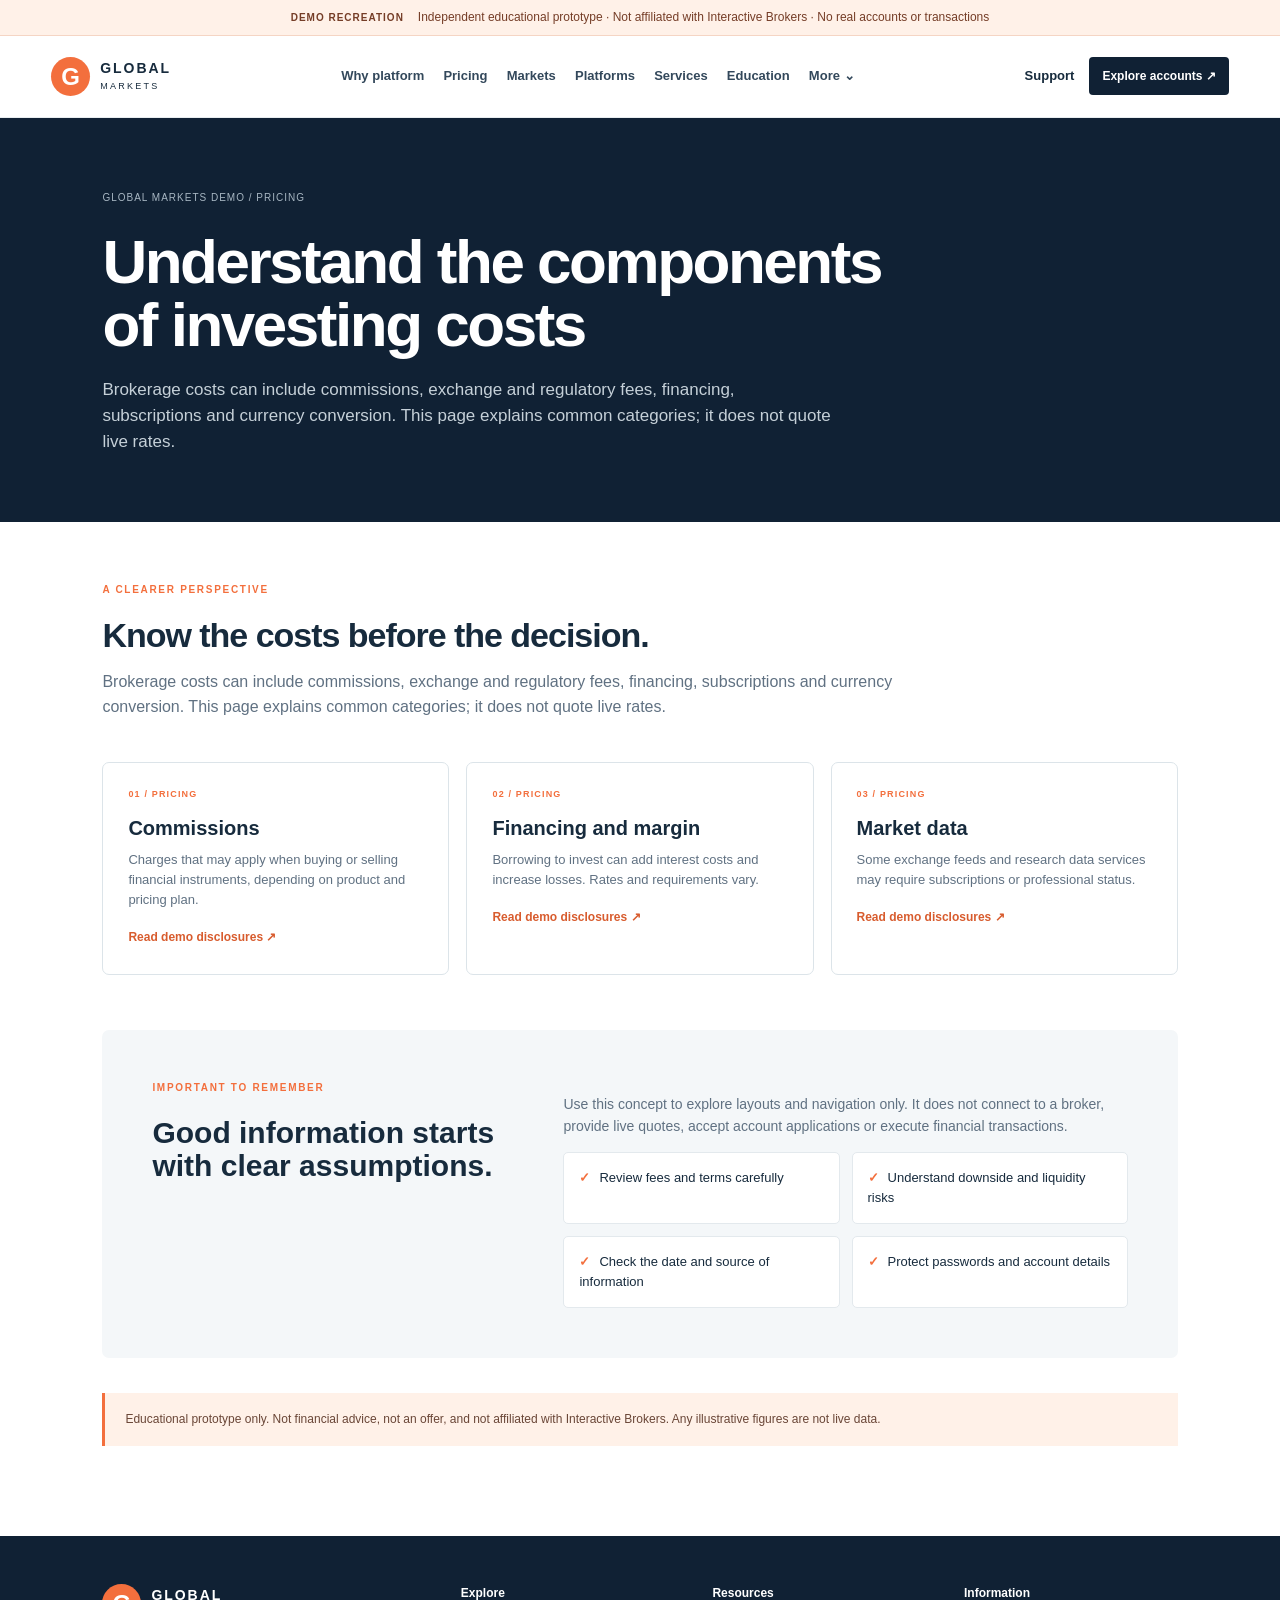
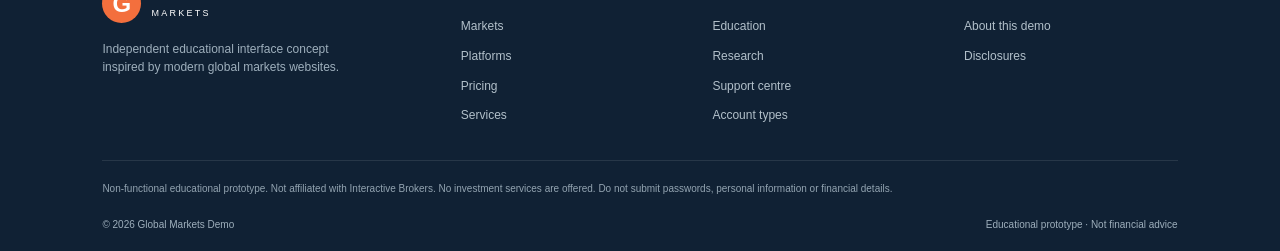
<file: pricing.html>
<!doctype html><html lang="en"><head><meta charset="utf-8"><meta name="viewport" content="width=device-width, initial-scale=1"><meta name="description" content="Brokerage costs can include commissions, exchange and regulatory fees, financing, subscriptions and currency conversion. This page explains common categories; it does not quote live rates."><title>Pricing | Global Markets Demo</title><link rel="stylesheet" href="assets/site.css"><script defer src="assets/site.js"></script></head><body><div class="demo-ribbon"><strong>DEMO RECREATION</strong><span>Independent educational prototype · Not affiliated with Interactive Brokers · No real accounts or transactions</span></div><header class="site-header"><a class="brand" href="index.html"><span class="brand-mark">G</span><span class="brand-word">GLOBAL<span>MARKETS</span></span></a><button class="menu-toggle" aria-label="Toggle navigation" aria-expanded="false"><span></span><span></span><span></span></button><nav class="main-nav"><a class="nav-link" href="why-ibkr.html">Why platform</a><a class="nav-link" href="pricing.html">Pricing</a><a class="nav-link" href="markets.html">Markets</a><a class="nav-link" href="platforms.html">Platforms</a><a class="nav-link" href="services.html">Services</a><a class="nav-link" href="education.html">Education</a><div class="nav-more"><button class="nav-more-button" aria-expanded="false">More ⌄</button><div class="dropdown"><a href="accounts.html">Account types</a><a href="research.html">Research</a><a href="about.html">About</a><a href="support.html">Support</a><a href="disclosures.html">Disclosures</a></div></div></nav><div class="header-actions"><a class="sign-in" href="support.html">Support</a><a class="button button-small button-dark" href="accounts.html">Explore accounts ↗</a></div></header><main><section class="page-hero"><div class="breadcrumb">Global Markets Demo / Pricing</div><h1>Understand the components of investing costs</h1><p>Brokerage costs can include commissions, exchange and regulatory fees, financing, subscriptions and currency conversion. This page explains common categories; it does not quote live rates.</p></section><section class="content-wrap"><div class="content-intro"><div class="eyebrow">A CLEARER PERSPECTIVE</div><h2>Know the costs before the decision.</h2><p>Brokerage costs can include commissions, exchange and regulatory fees, financing, subscriptions and currency conversion. This page explains common categories; it does not quote live rates.</p></div><div class="card-grid"><article class="info-card"><div class="card-kicker">01 / PRICING</div><h3>Commissions</h3><p>Charges that may apply when buying or selling financial instruments, depending on product and pricing plan.</p><a href="disclosures.html">Read demo disclosures ↗</a></article><article class="info-card"><div class="card-kicker">02 / PRICING</div><h3>Financing and margin</h3><p>Borrowing to invest can add interest costs and increase losses. Rates and requirements vary.</p><a href="disclosures.html">Read demo disclosures ↗</a></article><article class="info-card"><div class="card-kicker">03 / PRICING</div><h3>Market data</h3><p>Some exchange feeds and research data services may require subscriptions or professional status.</p><a href="disclosures.html">Read demo disclosures ↗</a></article></div><div class="split-panel"><div><div class="eyebrow">IMPORTANT TO REMEMBER</div><h2>Good information starts with clear assumptions.</h2></div><div><p>Use this concept to explore layouts and navigation only. It does not connect to a broker, provide live quotes, accept account applications or execute financial transactions.</p><ul class="bullet-list"><li>Review fees and terms carefully</li><li>Understand downside and liquidity risks</li><li>Check the date and source of information</li><li>Protect passwords and account details</li></ul></div></div><div class="risk-note">Educational prototype only. Not financial advice, not an offer, and not affiliated with Interactive Brokers. Any illustrative figures are not live data.</div></section></main><footer class="site-footer"><div class="footer-top"><div class="footer-brand"><a class="brand brand-footer" href="index.html"><span class="brand-mark">G</span><span class="brand-word">GLOBAL<span>MARKETS</span></span></a><p>Independent educational interface concept inspired by modern global markets websites.</p></div><div class="footer-col"><h4>Explore</h4><a href="markets.html">Markets</a><a href="platforms.html">Platforms</a><a href="pricing.html">Pricing</a><a href="services.html">Services</a></div><div class="footer-col"><h4>Resources</h4><a href="education.html">Education</a><a href="research.html">Research</a><a href="support.html">Support centre</a><a href="accounts.html">Account types</a></div><div class="footer-col"><h4>Information</h4><a href="about.html">About this demo</a><a href="disclosures.html">Disclosures</a></div></div><div class="footer-disclaimer">Non-functional educational prototype. Not affiliated with Interactive Brokers. No investment services are offered. Do not submit passwords, personal information or financial details.</div><div class="footer-bottom"><span>© 2026 Global Markets Demo</span><span>Educational prototype · Not financial advice</span></div></footer></body></html>
</file>
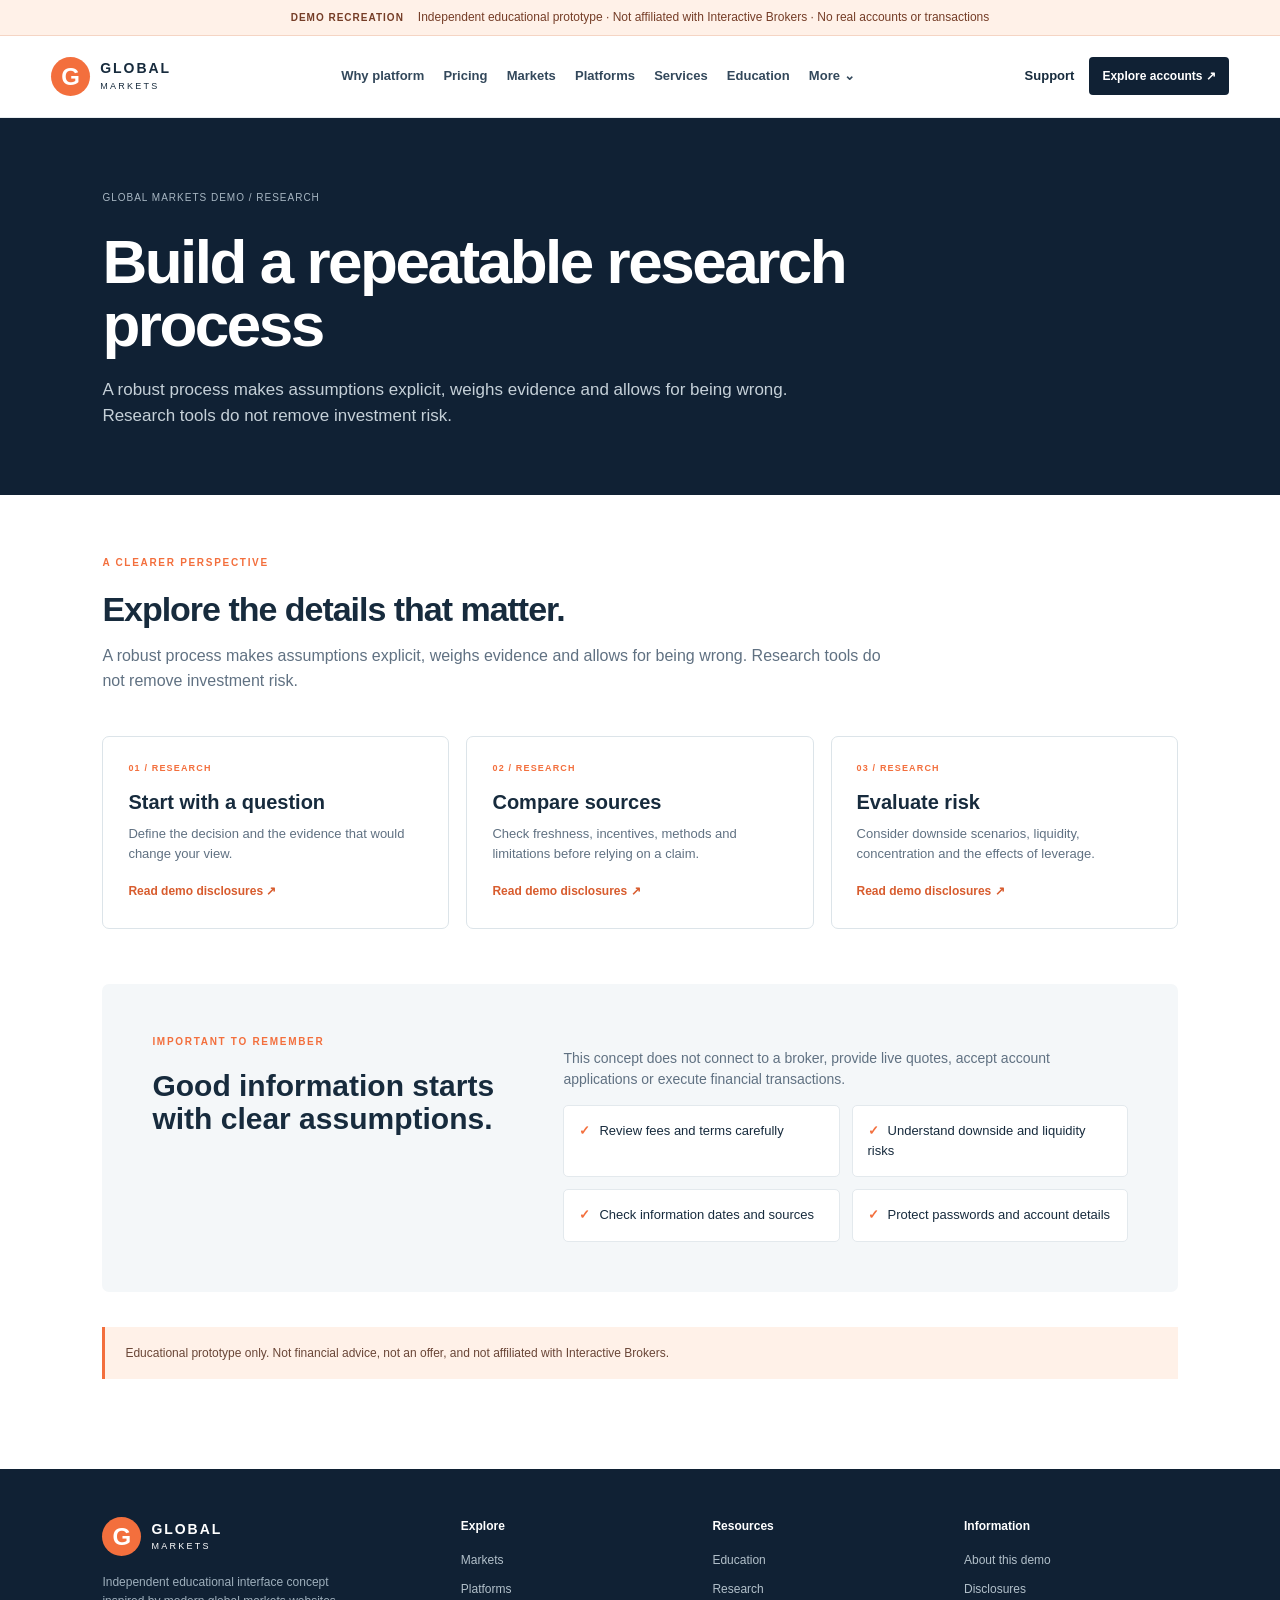
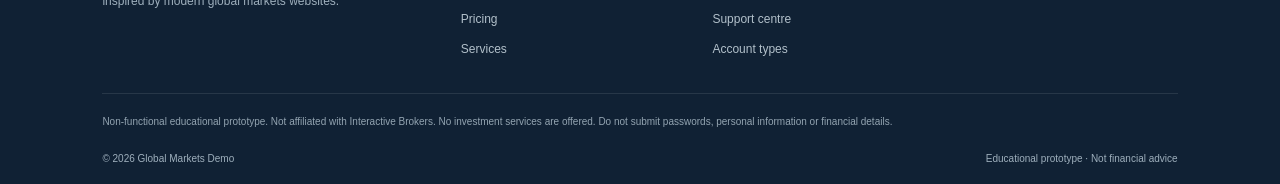
<file: research.html>
<!doctype html><html lang="en"><head><meta charset="utf-8"><meta name="viewport" content="width=device-width,initial-scale=1"><meta name="description" content="A robust process makes assumptions explicit, weighs evidence and allows for being wrong. Research tools do not remove investment risk."><title>Research | Global Markets Demo</title><link rel="stylesheet" href="assets/site.css"><script defer src="assets/site.js"></script></head><body><div class="demo-ribbon"><strong>DEMO RECREATION</strong><span>Independent educational prototype · Not affiliated with Interactive Brokers · No real accounts or transactions</span></div><header class="site-header"><a class="brand" href="index.html"><span class="brand-mark">G</span><span class="brand-word">GLOBAL<span>MARKETS</span></span></a><button class="menu-toggle" aria-label="Toggle navigation" aria-expanded="false"><span></span><span></span><span></span></button><nav class="main-nav"><a class="nav-link" href="why-ibkr.html">Why platform</a><a class="nav-link" href="pricing.html">Pricing</a><a class="nav-link" href="markets.html">Markets</a><a class="nav-link" href="platforms.html">Platforms</a><a class="nav-link" href="services.html">Services</a><a class="nav-link" href="education.html">Education</a><div class="nav-more"><button class="nav-more-button" aria-expanded="false">More ⌄</button><div class="dropdown"><a href="accounts.html">Account types</a><a href="research.html">Research</a><a href="about.html">About</a><a href="support.html">Support</a><a href="disclosures.html">Disclosures</a></div></div></nav><div class="header-actions"><a class="sign-in" href="support.html">Support</a><a class="button button-small button-dark" href="accounts.html">Explore accounts ↗</a></div></header><main><section class="page-hero"><div class="breadcrumb">Global Markets Demo / Research</div><h1>Build a repeatable research process</h1><p>A robust process makes assumptions explicit, weighs evidence and allows for being wrong. Research tools do not remove investment risk.</p></section><section class="content-wrap"><div class="content-intro"><div class="eyebrow">A CLEARER PERSPECTIVE</div><h2>Explore the details that matter.</h2><p>A robust process makes assumptions explicit, weighs evidence and allows for being wrong. Research tools do not remove investment risk.</p></div><div class="card-grid"><article class="info-card"><div class="card-kicker">01 / RESEARCH</div><h3>Start with a question</h3><p>Define the decision and the evidence that would change your view.</p><a href="disclosures.html">Read demo disclosures ↗</a></article><article class="info-card"><div class="card-kicker">02 / RESEARCH</div><h3>Compare sources</h3><p>Check freshness, incentives, methods and limitations before relying on a claim.</p><a href="disclosures.html">Read demo disclosures ↗</a></article><article class="info-card"><div class="card-kicker">03 / RESEARCH</div><h3>Evaluate risk</h3><p>Consider downside scenarios, liquidity, concentration and the effects of leverage.</p><a href="disclosures.html">Read demo disclosures ↗</a></article></div><div class="split-panel"><div><div class="eyebrow">IMPORTANT TO REMEMBER</div><h2>Good information starts with clear assumptions.</h2></div><div><p>This concept does not connect to a broker, provide live quotes, accept account applications or execute financial transactions.</p><ul class="bullet-list"><li>Review fees and terms carefully</li><li>Understand downside and liquidity risks</li><li>Check information dates and sources</li><li>Protect passwords and account details</li></ul></div></div><div class="risk-note">Educational prototype only. Not financial advice, not an offer, and not affiliated with Interactive Brokers.</div></section></main><footer class="site-footer"><div class="footer-top"><div class="footer-brand"><a class="brand brand-footer" href="index.html"><span class="brand-mark">G</span><span class="brand-word">GLOBAL<span>MARKETS</span></span></a><p>Independent educational interface concept inspired by modern global markets websites.</p></div><div class="footer-col"><h4>Explore</h4><a href="markets.html">Markets</a><a href="platforms.html">Platforms</a><a href="pricing.html">Pricing</a><a href="services.html">Services</a></div><div class="footer-col"><h4>Resources</h4><a href="education.html">Education</a><a href="research.html">Research</a><a href="support.html">Support centre</a><a href="accounts.html">Account types</a></div><div class="footer-col"><h4>Information</h4><a href="about.html">About this demo</a><a href="disclosures.html">Disclosures</a></div></div><div class="footer-disclaimer">Non-functional educational prototype. Not affiliated with Interactive Brokers. No investment services are offered. Do not submit passwords, personal information or financial details.</div><div class="footer-bottom"><span>© 2026 Global Markets Demo</span><span>Educational prototype · Not financial advice</span></div></footer></body></html>
</file>
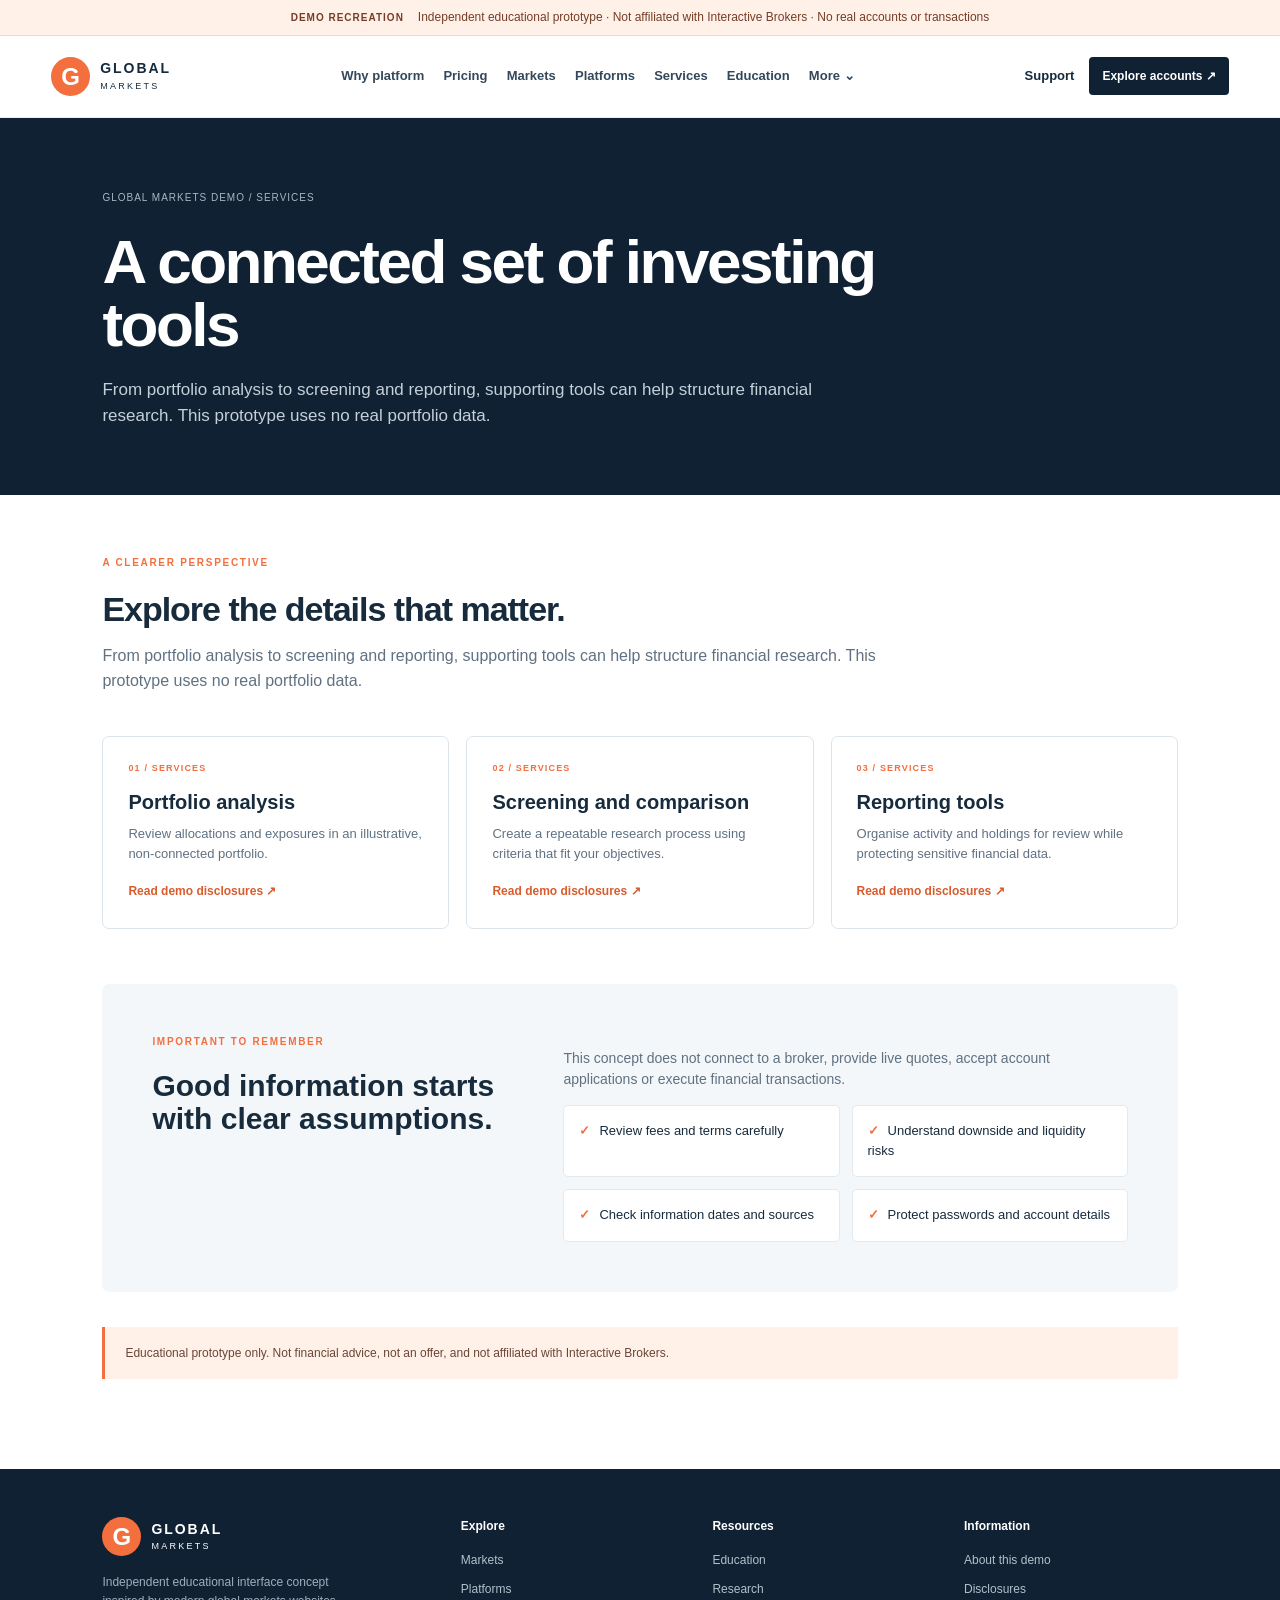
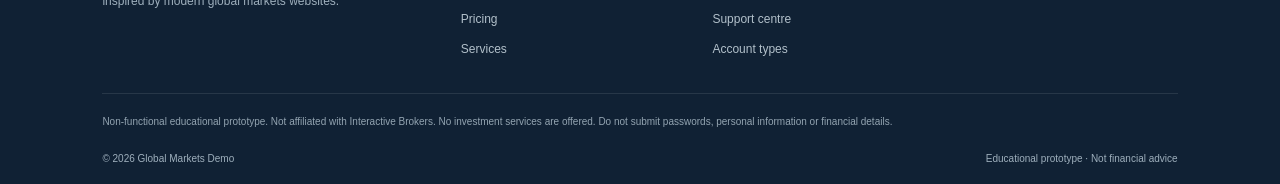
<file: services.html>
<!doctype html><html lang="en"><head><meta charset="utf-8"><meta name="viewport" content="width=device-width,initial-scale=1"><meta name="description" content="From portfolio analysis to screening and reporting, supporting tools can help structure financial research. This prototype uses no real portfolio data."><title>Services | Global Markets Demo</title><link rel="stylesheet" href="assets/site.css"><script defer src="assets/site.js"></script></head><body><div class="demo-ribbon"><strong>DEMO RECREATION</strong><span>Independent educational prototype · Not affiliated with Interactive Brokers · No real accounts or transactions</span></div><header class="site-header"><a class="brand" href="index.html"><span class="brand-mark">G</span><span class="brand-word">GLOBAL<span>MARKETS</span></span></a><button class="menu-toggle" aria-label="Toggle navigation" aria-expanded="false"><span></span><span></span><span></span></button><nav class="main-nav"><a class="nav-link" href="why-ibkr.html">Why platform</a><a class="nav-link" href="pricing.html">Pricing</a><a class="nav-link" href="markets.html">Markets</a><a class="nav-link" href="platforms.html">Platforms</a><a class="nav-link" href="services.html">Services</a><a class="nav-link" href="education.html">Education</a><div class="nav-more"><button class="nav-more-button" aria-expanded="false">More ⌄</button><div class="dropdown"><a href="accounts.html">Account types</a><a href="research.html">Research</a><a href="about.html">About</a><a href="support.html">Support</a><a href="disclosures.html">Disclosures</a></div></div></nav><div class="header-actions"><a class="sign-in" href="support.html">Support</a><a class="button button-small button-dark" href="accounts.html">Explore accounts ↗</a></div></header><main><section class="page-hero"><div class="breadcrumb">Global Markets Demo / Services</div><h1>A connected set of investing tools</h1><p>From portfolio analysis to screening and reporting, supporting tools can help structure financial research. This prototype uses no real portfolio data.</p></section><section class="content-wrap"><div class="content-intro"><div class="eyebrow">A CLEARER PERSPECTIVE</div><h2>Explore the details that matter.</h2><p>From portfolio analysis to screening and reporting, supporting tools can help structure financial research. This prototype uses no real portfolio data.</p></div><div class="card-grid"><article class="info-card"><div class="card-kicker">01 / SERVICES</div><h3>Portfolio analysis</h3><p>Review allocations and exposures in an illustrative, non-connected portfolio.</p><a href="disclosures.html">Read demo disclosures ↗</a></article><article class="info-card"><div class="card-kicker">02 / SERVICES</div><h3>Screening and comparison</h3><p>Create a repeatable research process using criteria that fit your objectives.</p><a href="disclosures.html">Read demo disclosures ↗</a></article><article class="info-card"><div class="card-kicker">03 / SERVICES</div><h3>Reporting tools</h3><p>Organise activity and holdings for review while protecting sensitive financial data.</p><a href="disclosures.html">Read demo disclosures ↗</a></article></div><div class="split-panel"><div><div class="eyebrow">IMPORTANT TO REMEMBER</div><h2>Good information starts with clear assumptions.</h2></div><div><p>This concept does not connect to a broker, provide live quotes, accept account applications or execute financial transactions.</p><ul class="bullet-list"><li>Review fees and terms carefully</li><li>Understand downside and liquidity risks</li><li>Check information dates and sources</li><li>Protect passwords and account details</li></ul></div></div><div class="risk-note">Educational prototype only. Not financial advice, not an offer, and not affiliated with Interactive Brokers.</div></section></main><footer class="site-footer"><div class="footer-top"><div class="footer-brand"><a class="brand brand-footer" href="index.html"><span class="brand-mark">G</span><span class="brand-word">GLOBAL<span>MARKETS</span></span></a><p>Independent educational interface concept inspired by modern global markets websites.</p></div><div class="footer-col"><h4>Explore</h4><a href="markets.html">Markets</a><a href="platforms.html">Platforms</a><a href="pricing.html">Pricing</a><a href="services.html">Services</a></div><div class="footer-col"><h4>Resources</h4><a href="education.html">Education</a><a href="research.html">Research</a><a href="support.html">Support centre</a><a href="accounts.html">Account types</a></div><div class="footer-col"><h4>Information</h4><a href="about.html">About this demo</a><a href="disclosures.html">Disclosures</a></div></div><div class="footer-disclaimer">Non-functional educational prototype. Not affiliated with Interactive Brokers. No investment services are offered. Do not submit passwords, personal information or financial details.</div><div class="footer-bottom"><span>© 2026 Global Markets Demo</span><span>Educational prototype · Not financial advice</span></div></footer></body></html>
</file>
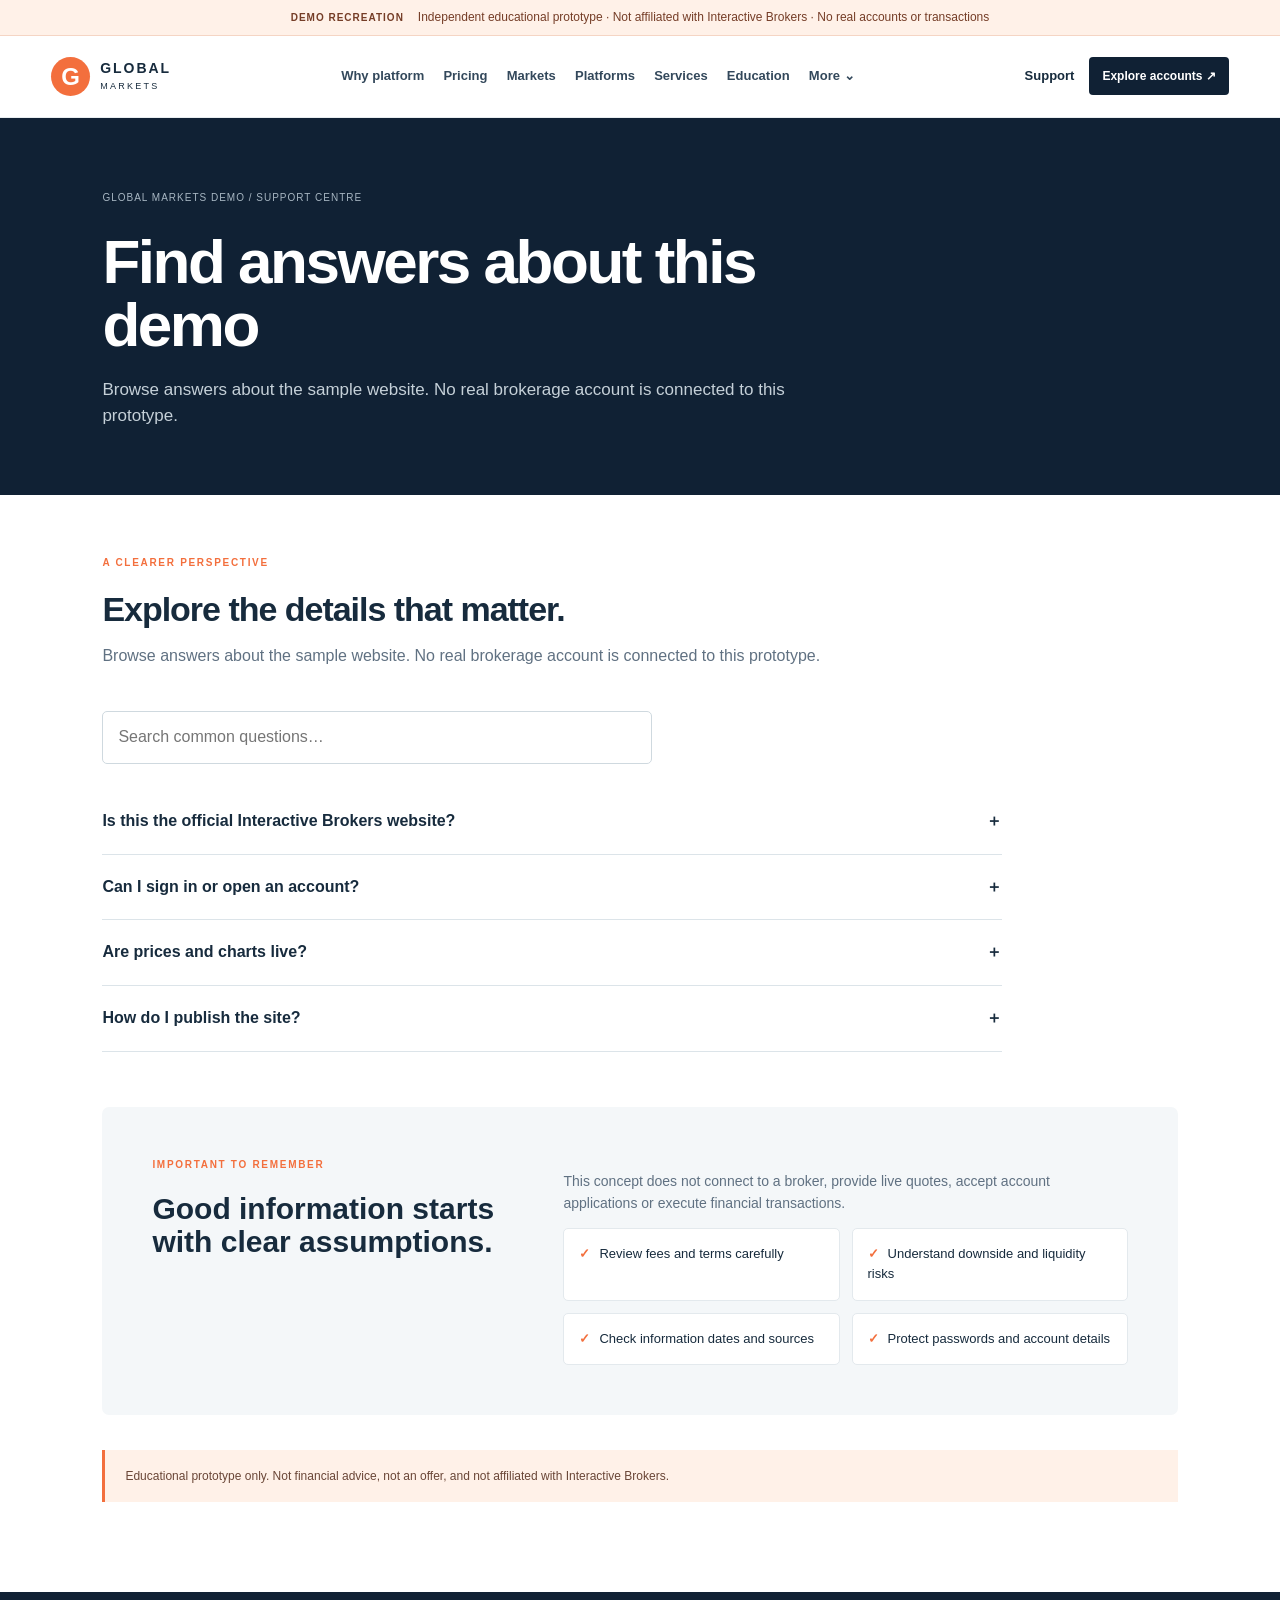
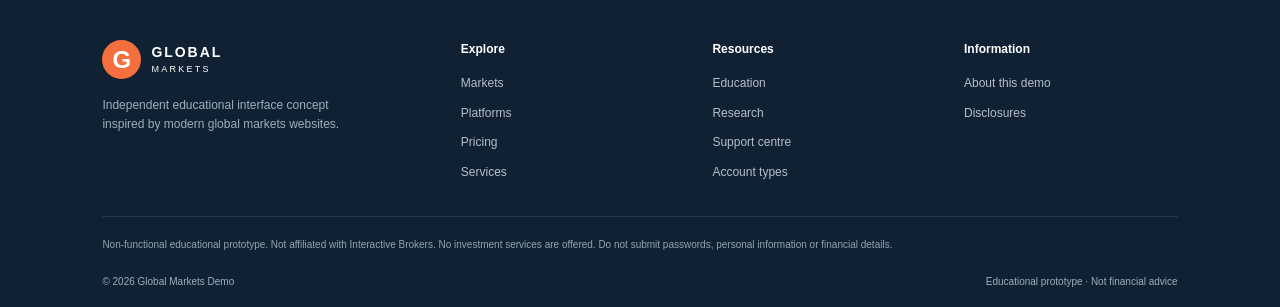
<file: support.html>
<!doctype html><html lang="en"><head><meta charset="utf-8"><meta name="viewport" content="width=device-width,initial-scale=1"><meta name="description" content="Browse answers about the sample website. No real brokerage account is connected to this prototype."><title>Support centre | Global Markets Demo</title><link rel="stylesheet" href="assets/site.css"><script defer src="assets/site.js"></script></head><body><div class="demo-ribbon"><strong>DEMO RECREATION</strong><span>Independent educational prototype · Not affiliated with Interactive Brokers · No real accounts or transactions</span></div><header class="site-header"><a class="brand" href="index.html"><span class="brand-mark">G</span><span class="brand-word">GLOBAL<span>MARKETS</span></span></a><button class="menu-toggle" aria-label="Toggle navigation" aria-expanded="false"><span></span><span></span><span></span></button><nav class="main-nav"><a class="nav-link" href="why-ibkr.html">Why platform</a><a class="nav-link" href="pricing.html">Pricing</a><a class="nav-link" href="markets.html">Markets</a><a class="nav-link" href="platforms.html">Platforms</a><a class="nav-link" href="services.html">Services</a><a class="nav-link" href="education.html">Education</a><div class="nav-more"><button class="nav-more-button" aria-expanded="false">More ⌄</button><div class="dropdown"><a href="accounts.html">Account types</a><a href="research.html">Research</a><a href="about.html">About</a><a href="support.html">Support</a><a href="disclosures.html">Disclosures</a></div></div></nav><div class="header-actions"><a class="sign-in" href="support.html">Support</a><a class="button button-small button-dark" href="accounts.html">Explore accounts ↗</a></div></header><main><section class="page-hero"><div class="breadcrumb">Global Markets Demo / Support centre</div><h1>Find answers about this demo</h1><p>Browse answers about the sample website. No real brokerage account is connected to this prototype.</p></section><section class="content-wrap"><div class="content-intro"><div class="eyebrow">A CLEARER PERSPECTIVE</div><h2>Explore the details that matter.</h2><p>Browse answers about the sample website. No real brokerage account is connected to this prototype.</p></div><input class="search-box" data-faq-search placeholder="Search common questions…" aria-label="Search support questions"><div class="faq-list"><div class="faq-item"><button class="faq-question" aria-expanded="false">Is this the official Interactive Brokers website?<span>＋</span></button><div class="faq-answer">No. This is an independent educational prototype.</div></div><div class="faq-item"><button class="faq-question" aria-expanded="false">Can I sign in or open an account?<span>＋</span></button><div class="faq-answer">No. Login, account opening and personal-data submission are intentionally not implemented.</div></div><div class="faq-item"><button class="faq-question" aria-expanded="false">Are prices and charts live?<span>＋</span></button><div class="faq-answer">No. Any example numbers and charts are illustrative, not live market data.</div></div><div class="faq-item"><button class="faq-question" aria-expanded="false">How do I publish the site?<span>＋</span></button><div class="faq-answer">Choose GitHub Actions as the GitHub Pages source in repository settings after enabling Pages.</div></div></div><div class="split-panel"><div><div class="eyebrow">IMPORTANT TO REMEMBER</div><h2>Good information starts with clear assumptions.</h2></div><div><p>This concept does not connect to a broker, provide live quotes, accept account applications or execute financial transactions.</p><ul class="bullet-list"><li>Review fees and terms carefully</li><li>Understand downside and liquidity risks</li><li>Check information dates and sources</li><li>Protect passwords and account details</li></ul></div></div><div class="risk-note">Educational prototype only. Not financial advice, not an offer, and not affiliated with Interactive Brokers.</div></section></main><footer class="site-footer"><div class="footer-top"><div class="footer-brand"><a class="brand brand-footer" href="index.html"><span class="brand-mark">G</span><span class="brand-word">GLOBAL<span>MARKETS</span></span></a><p>Independent educational interface concept inspired by modern global markets websites.</p></div><div class="footer-col"><h4>Explore</h4><a href="markets.html">Markets</a><a href="platforms.html">Platforms</a><a href="pricing.html">Pricing</a><a href="services.html">Services</a></div><div class="footer-col"><h4>Resources</h4><a href="education.html">Education</a><a href="research.html">Research</a><a href="support.html">Support centre</a><a href="accounts.html">Account types</a></div><div class="footer-col"><h4>Information</h4><a href="about.html">About this demo</a><a href="disclosures.html">Disclosures</a></div></div><div class="footer-disclaimer">Non-functional educational prototype. Not affiliated with Interactive Brokers. No investment services are offered. Do not submit passwords, personal information or financial details.</div><div class="footer-bottom"><span>© 2026 Global Markets Demo</span><span>Educational prototype · Not financial advice</span></div></footer></body></html>
</file>
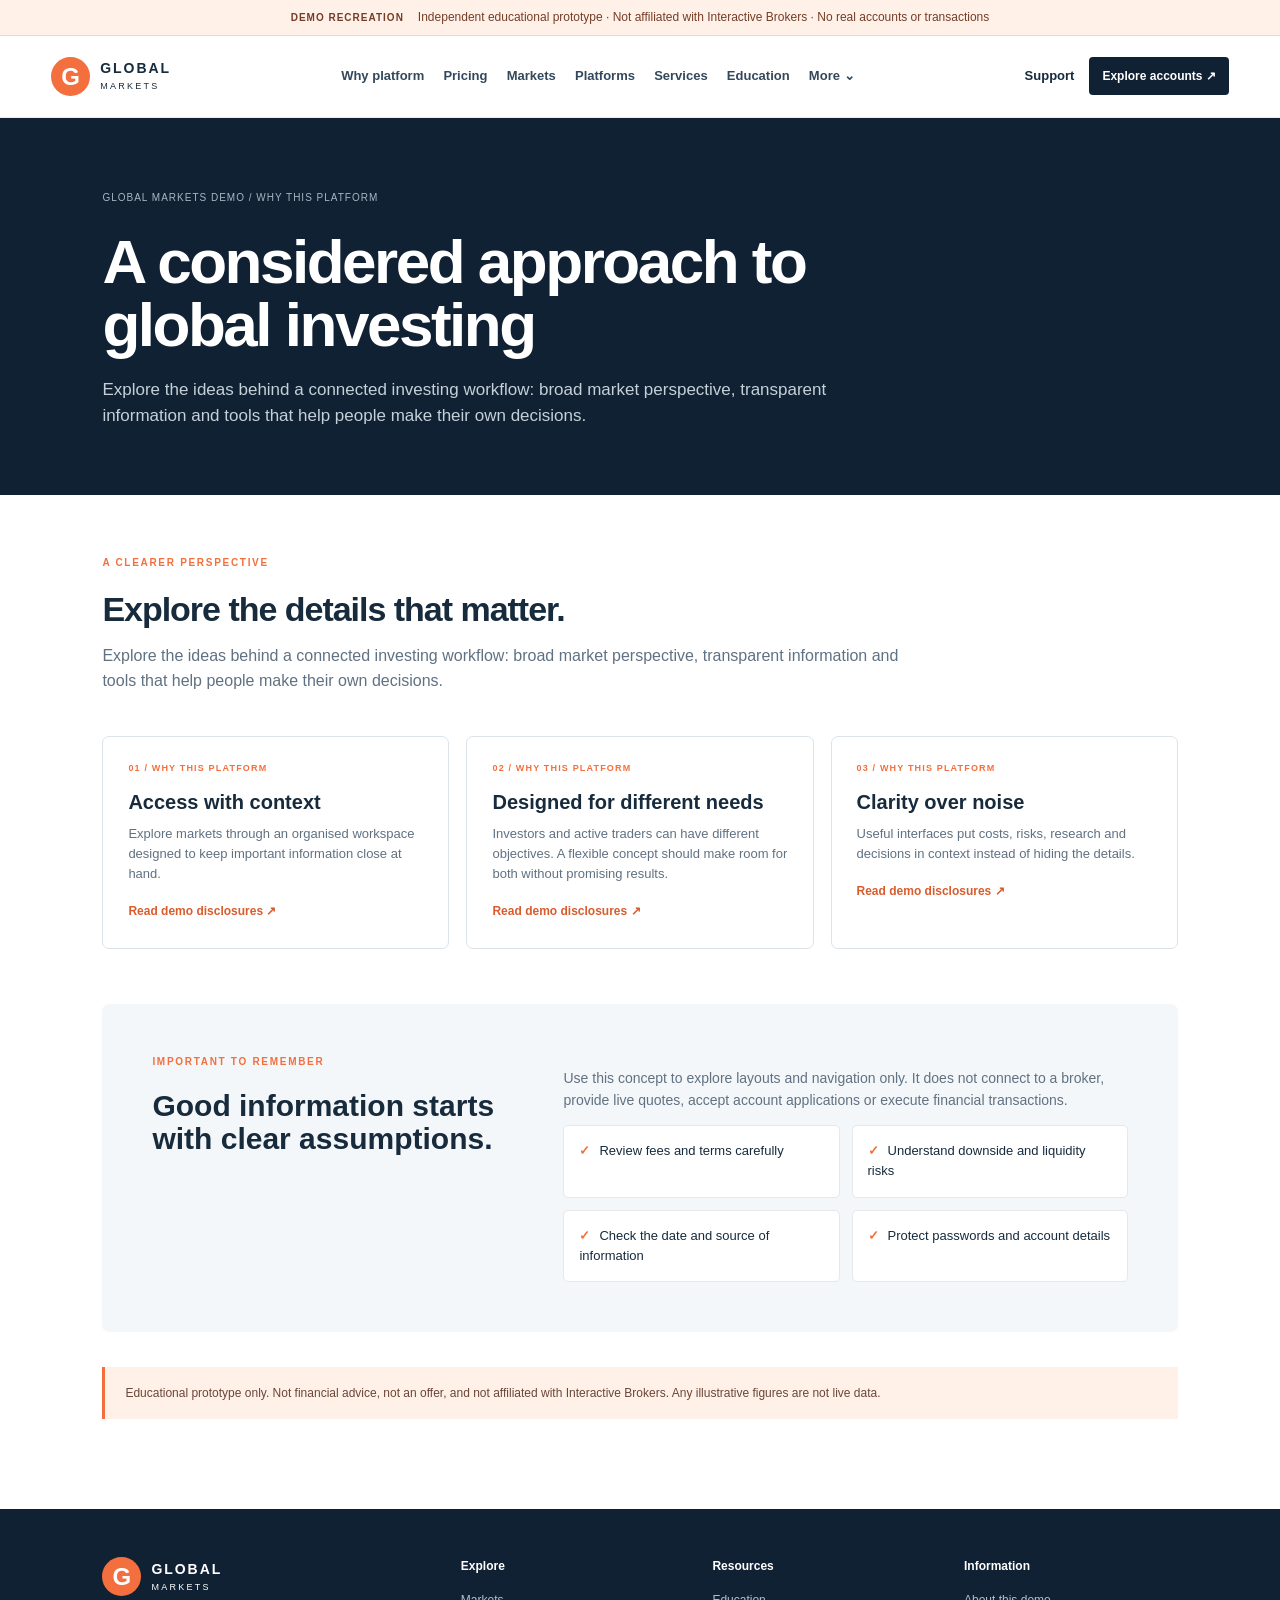
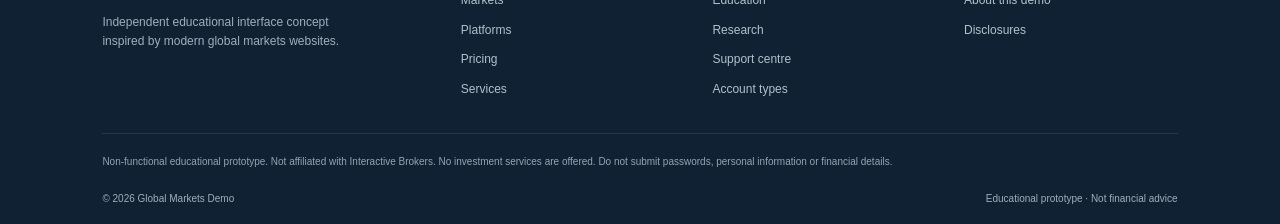
<file: why-ibkr.html>
<!doctype html><html lang="en"><head><meta charset="utf-8"><meta name="viewport" content="width=device-width, initial-scale=1"><meta name="description" content="Explore the ideas behind a connected investing workflow: broad market perspective, transparent information and tools that help people make their own decisions."><title>Why this platform | Global Markets Demo</title><link rel="stylesheet" href="assets/site.css"><script defer src="assets/site.js"></script></head><body><div class="demo-ribbon"><strong>DEMO RECREATION</strong><span>Independent educational prototype · Not affiliated with Interactive Brokers · No real accounts or transactions</span></div><header class="site-header"><a class="brand" href="index.html"><span class="brand-mark">G</span><span class="brand-word">GLOBAL<span>MARKETS</span></span></a><button class="menu-toggle" aria-label="Toggle navigation" aria-expanded="false"><span></span><span></span><span></span></button><nav class="main-nav"><a class="nav-link" href="why-ibkr.html">Why platform</a><a class="nav-link" href="pricing.html">Pricing</a><a class="nav-link" href="markets.html">Markets</a><a class="nav-link" href="platforms.html">Platforms</a><a class="nav-link" href="services.html">Services</a><a class="nav-link" href="education.html">Education</a><div class="nav-more"><button class="nav-more-button" aria-expanded="false">More ⌄</button><div class="dropdown"><a href="accounts.html">Account types</a><a href="research.html">Research</a><a href="about.html">About</a><a href="support.html">Support</a><a href="disclosures.html">Disclosures</a></div></div></nav><div class="header-actions"><a class="sign-in" href="support.html">Support</a><a class="button button-small button-dark" href="accounts.html">Explore accounts ↗</a></div></header><main><section class="page-hero"><div class="breadcrumb">Global Markets Demo / Why this platform</div><h1>A considered approach to global investing</h1><p>Explore the ideas behind a connected investing workflow: broad market perspective, transparent information and tools that help people make their own decisions.</p></section><section class="content-wrap"><div class="content-intro"><div class="eyebrow">A CLEARER PERSPECTIVE</div><h2>Explore the details that matter.</h2><p>Explore the ideas behind a connected investing workflow: broad market perspective, transparent information and tools that help people make their own decisions.</p></div><div class="card-grid"><article class="info-card"><div class="card-kicker">01 / WHY THIS PLATFORM</div><h3>Access with context</h3><p>Explore markets through an organised workspace designed to keep important information close at hand.</p><a href="disclosures.html">Read demo disclosures ↗</a></article><article class="info-card"><div class="card-kicker">02 / WHY THIS PLATFORM</div><h3>Designed for different needs</h3><p>Investors and active traders can have different objectives. A flexible concept should make room for both without promising results.</p><a href="disclosures.html">Read demo disclosures ↗</a></article><article class="info-card"><div class="card-kicker">03 / WHY THIS PLATFORM</div><h3>Clarity over noise</h3><p>Useful interfaces put costs, risks, research and decisions in context instead of hiding the details.</p><a href="disclosures.html">Read demo disclosures ↗</a></article></div><div class="split-panel"><div><div class="eyebrow">IMPORTANT TO REMEMBER</div><h2>Good information starts with clear assumptions.</h2></div><div><p>Use this concept to explore layouts and navigation only. It does not connect to a broker, provide live quotes, accept account applications or execute financial transactions.</p><ul class="bullet-list"><li>Review fees and terms carefully</li><li>Understand downside and liquidity risks</li><li>Check the date and source of information</li><li>Protect passwords and account details</li></ul></div></div><div class="risk-note">Educational prototype only. Not financial advice, not an offer, and not affiliated with Interactive Brokers. Any illustrative figures are not live data.</div></section></main><footer class="site-footer"><div class="footer-top"><div class="footer-brand"><a class="brand brand-footer" href="index.html"><span class="brand-mark">G</span><span class="brand-word">GLOBAL<span>MARKETS</span></span></a><p>Independent educational interface concept inspired by modern global markets websites.</p></div><div class="footer-col"><h4>Explore</h4><a href="markets.html">Markets</a><a href="platforms.html">Platforms</a><a href="pricing.html">Pricing</a><a href="services.html">Services</a></div><div class="footer-col"><h4>Resources</h4><a href="education.html">Education</a><a href="research.html">Research</a><a href="support.html">Support centre</a><a href="accounts.html">Account types</a></div><div class="footer-col"><h4>Information</h4><a href="about.html">About this demo</a><a href="disclosures.html">Disclosures</a></div></div><div class="footer-disclaimer">Non-functional educational prototype. Not affiliated with Interactive Brokers. No investment services are offered. Do not submit passwords, personal information or financial details.</div><div class="footer-bottom"><span>© 2026 Global Markets Demo</span><span>Educational prototype · Not financial advice</span></div></footer></body></html>
</file>
<file: assets/site.css>
@font-face{font-family:Proxima;src:local(Arial)}:root{--navy:#102134;--ink:#172b3d;--muted:#607182;--orange:#f36f3d;--pale:#f4f7f9;--line:#dce4e9;--white:#fff}*{box-sizing:border-box}html{scroll-behavior:smooth}body{margin:0;font-family:Proxima,"Segoe UI",Arial,sans-serif;color:var(--ink);background:#fff;line-height:1.55}a{color:inherit;text-decoration:none}button{font:inherit;cursor:pointer}.demo-ribbon{display:flex;justify-content:center;gap:14px;align-items:center;background:#fff1e8;color:#753d27;padding:8px 16px;font-size:12px;border-bottom:1px solid #f5d5c4}.demo-ribbon strong{letter-spacing:.1em;font-size:10px}.site-header{height:auto;min-height:82px;padding:17px clamp(18px,4vw,64px);display:flex;align-items:center;justify-content:space-between;gap:25px;border-bottom:1px solid #e8edf0;background:#fff;position:sticky;top:0;z-index:20}.brand{display:flex;align-items:center;gap:10px;flex-shrink:0}.brand-mark{height:39px;width:39px;display:grid;place-items:center;background:var(--orange);color:#fff;border-radius:50%;font-size:24px;font-weight:800}.brand-word{font-size:14px;letter-spacing:.14em;font-weight:800;line-height:1.25}.brand-word span{display:block;font-weight:400;letter-spacing:.25em;font-size:9px;margin-top:3px}.main-nav{display:flex;align-items:center;gap:clamp(10px,1.5vw,24px)}.nav-link,.nav-more-button{font-size:13px;font-weight:600;color:#33485b;white-space:nowrap}.nav-link:hover,.dropdown a:hover,.sign-in:hover{color:var(--orange)}.nav-more{position:relative}.nav-more-button{background:none;border:0;padding:8px 0}.dropdown{display:none;position:absolute;right:0;top:100%;min-width:180px;background:#fff;box-shadow:0 18px 40px #10213420;border:1px solid var(--line);border-radius:8px;padding:8px;z-index:30}.dropdown.open{display:grid}.dropdown a{padding:9px 12px;font-size:13px;border-radius:5px}.header-actions{display:flex;align-items:center;gap:15px;flex-shrink:0}.sign-in{font-size:13px;font-weight:600}.button{display:inline-flex;align-items:center;justify-content:center;gap:20px;padding:13px 19px;background:var(--orange);color:#fff;border-radius:4px;font-size:13px;font-weight:700;transition:transform .2s,background .2s}.button:hover{transform:translateY(-2px);background:#df5d2d}.button-dark{background:var(--navy)}.button-dark:hover{background:#203e57}.button-light{background:#fff;color:var(--navy)}.button-light:hover{background:#edf3f6}.button-small{padding:10px 13px;font-size:12px}.menu-toggle{display:none;background:none;border:0;padding:6px}.menu-toggle span{display:block;width:22px;height:2px;background:var(--ink);margin:5px}.hero{padding:clamp(52px,8vw,112px) clamp(20px,8vw,120px);background:var(--navy);color:white;display:grid;grid-template-columns:1.05fr .95fr;gap:clamp(30px,6vw,90px);align-items:center;min-height:570px;overflow:hidden;position:relative}.hero:before{content:"";position:absolute;width:460px;height:460px;border:1px solid #ffffff12;border-radius:50%;right:2%;top:5%}.hero-copy,.hero-visual{position:relative;z-index:1}.eyebrow{font-size:10px;font-weight:800;letter-spacing:.17em;text-transform:uppercase;color:var(--orange);margin-bottom:20px}.eyebrow i{display:inline-block;width:7px;height:7px;border-radius:50%;background:var(--orange);margin-right:9px}.hero h1{font-size:clamp(42px,5vw,70px);line-height:1.02;letter-spacing:-.045em;margin:0 0 24px;max-width:650px}.hero h1 em,.section h2 em{font-style:normal;color:#ff9b72}.hero-lead{font-size:18px;color:#d0d9e0;max-width:530px;margin-bottom:30px}.hero-ctas{display:flex;gap:23px;align-items:center;flex-wrap:wrap}.text-link{font-size:13px;font-weight:700;color:var(--orange);display:inline-flex;gap:12px;align-items:center}.text-link-light{color:#fff}.hero-proof{margin-top:42px;display:flex;gap:12px;align-items:center;color:#b5c3cf;font-size:12px}.proof-icon{font-size:25px;color:var(--orange)}.hero-visual{min-width:0}.orb{position:absolute;border-radius:50%;filter:blur(1px);pointer-events:none}.orb-one{width:230px;height:230px;background:#ff6b351b;right:-15px;top:-45px}.orb-two{width:150px;height:150px;border:1px solid #ff9b7250;right:35%;bottom:-25px}.market-panel{position:relative;background:#fff;color:var(--ink);border-radius:10px;padding:24px;box-shadow:0 24px 60px #0003;max-width:480px;margin:auto;transform:rotate(1.2deg)}.panel-top,.market-row{display:flex;align-items:center;justify-content:space-between;gap:12px}.panel-top{font-size:10px;letter-spacing:.11em;font-weight:800;padding-bottom:19px;border-bottom:1px solid var(--line)}.live-dot{font-size:9px;color:#208c67;letter-spacing:.04em}.market-row{padding:18px 0;border-bottom:1px solid #edf0f2}.ticker{display:block;font-weight:800;font-size:14px}.market-row small{display:block;color:#8492a0;font-size:9px;letter-spacing:.1em;margin-top:3px}.market-row strong{font-size:14px;color:#16896a}.market-row strong.negative{color:#ce604e}.sparkline{width:80px}.sparkline svg{width:100%;height:35px;fill:none;stroke:#29a881;stroke-width:2}.spark-blue svg{stroke:#6395cd}.spark-gold svg{stroke:#db9c3a}.panel-note{font-size:10px;color:#8996a1;margin-top:14px}.visual-label{display:flex;justify-content:center;align-items:center;gap:9px;color:#c4d0da;font-size:11px;margin-top:28px}.visual-label-dot{width:6px;height:6px;border-radius:50%;background:var(--orange)}.ticker-strip{padding:17px clamp(20px,7vw,100px);display:flex;justify-content:center;gap:22px;align-items:center;flex-wrap:wrap;background:#f6f8f9;color:#526373;font-size:12px}.ticker-strip span{font-size:10px;font-weight:800;letter-spacing:.12em;color:var(--orange)}.ticker-strip i{font-style:normal;color:#b5c0c9}.section{padding:clamp(54px,7vw,100px) clamp(20px,8vw,120px)}.section-intro{display:grid;grid-template-columns:1fr .7fr;gap:60px;align-items:end}.section-heading h2,.section h2{font-size:clamp(34px,4vw,54px);letter-spacing:-.04em;line-height:1.08;margin:0}.section h2 em{color:var(--orange)}.intro-right p{font-size:16px;color:var(--muted);max-width:490px;margin:0 0 21px}.feature-grid{display:grid;grid-template-columns:repeat(3,1fr);gap:16px;padding:0 clamp(20px,8vw,120px) 80px}.feature-card{padding:30px;min-height:285px;position:relative;display:flex;flex-direction:column;align-items:flex-start;border-radius:7px;transition:transform .2s}.feature-card:hover{transform:translateY(-5px)}.feature-dark{background:var(--navy);color:white}.feature-pale{background:#f1f5f7;color:var(--ink)}.feature-orange{background:#ffe8dc;color:#48291f}.card-index{font-size:9px;font-weight:800;letter-spacing:.15em;opacity:.7}.feature-icon{font-size:28px;margin:25px 0 13px;color:var(--orange)}.feature-card h3{font-size:23px;line-height:1.15;margin:0 0 10px;letter-spacing:-.02em}.feature-card p{font-size:13px;line-height:1.6;opacity:.78;margin:0;max-width:280px}.card-arrow{position:absolute;right:27px;bottom:25px;font-size:20px}.platform-band{background:var(--pale);display:grid;grid-template-columns:.8fr 1.2fr;gap:65px;align-items:center}.platform-copy p{color:var(--muted);margin:24px 0 27px;max-width:400px}.dashboard-art{background:#fff;padding:24px 27px;border-radius:9px;box-shadow:0 18px 60px #1c38510d;border:1px solid #e5eaee}.dash-top,.dash-bottom{display:flex;align-items:center;justify-content:space-between;color:#758697;font-size:9px;letter-spacing:.1em;font-weight:700}.dash-avatar{background:#ffe3d7;color:#a84b2c;padding:7px;border-radius:50%}.dash-value{margin:22px 0 17px}.dash-value small,.dash-value span{display:block;font-size:10px;color:#8291a0}.dash-value strong{font-size:31px;display:block;margin:3px 0;font-weight:600;letter-spacing:-.03em}.chart-wrap{display:flex;gap:13px;height:160px;align-items:stretch;border-bottom:1px solid var(--line);background:repeating-linear-gradient(to bottom,#fff 0,#fff 39px,#edf1f4 40px)}.chart-y{display:flex;flex-direction:column;justify-content:space-between;font-size:9px;color:#8b98a3;padding-bottom:8px}.area-chart{width:100%;height:100%}.dash-bottom{padding-top:16px;letter-spacing:.04em}.dash-bottom b{color:var(--orange)}.demo-tag{background:#fff0e9;padding:5px 8px;border-radius:3px;color:#a94c2b}.stats-section{display:grid;grid-template-columns:.85fr 1.15fr;gap:35px;align-items:start}.stats-grid{display:grid;grid-template-columns:repeat(3,1fr);gap:22px;padding-top:20px}.stats-grid div{border-left:2px solid var(--orange);padding-left:17px}.stats-grid strong{display:block;font-size:30px;letter-spacing:-.04em}.stats-grid span{display:block;font-size:12px;color:var(--muted);margin-top:4px}.small-note{grid-column:2;color:#8896a2;font-size:10px;margin-top:-8px}.cta-band{padding:42px clamp(20px,8vw,120px);display:flex;align-items:center;justify-content:space-between;gap:30px;background:#fce8dd}.cta-band h2{font-size:30px;line-height:1.1;margin:0;color:var(--ink)}.cta-band .eyebrow{margin-bottom:10px}.site-footer{background:#102134;color:#d6e0e7;padding:48px clamp(20px,8vw,120px) 18px}.footer-top{display:grid;grid-template-columns:1.5fr repeat(3,1fr);gap:38px;padding-bottom:35px}.brand-footer{color:white}.footer-brand p{max-width:250px;font-size:12px;color:#9eafbc;margin-top:17px}.footer-col{display:flex;flex-direction:column;gap:11px}.footer-col h4{margin:0 0 4px;color:#fff;font-size:12px}.footer-col a{font-size:12px;color:#b2c0ca}.footer-col a:hover{color:#ff9b72}.footer-disclaimer{font-size:10px;line-height:1.65;color:#93a4b1;border-top:1px solid #ffffff19;padding:20px 0}.footer-bottom{display:flex;justify-content:space-between;gap:20px;font-size:10px;color:#9eafbc}.page-hero{background:var(--navy);color:#fff;padding:72px clamp(20px,8vw,120px) 66px}.page-hero h1{font-size:clamp(38px,5vw,62px);line-height:1.02;max-width:800px;letter-spacing:-.04em;margin:0 0 20px}.page-hero h1 em{font-style:normal;color:#ff9b72}.page-hero p{max-width:730px;color:#c5d0d8;font-size:17px;margin:0}.breadcrumb{font-size:10px;letter-spacing:.1em;color:#a7b6c2;margin-bottom:25px;text-transform:uppercase}.content-wrap{padding:60px clamp(20px,8vw,120px) 90px}.content-intro{max-width:800px;margin-bottom:42px}.content-intro h2{font-size:34px;line-height:1.1;letter-spacing:-.03em;margin:0 0 15px}.content-intro p{font-size:16px;color:var(--muted)}.card-grid{display:grid;grid-template-columns:repeat(3,minmax(0,1fr));gap:17px}.info-card{border:1px solid var(--line);border-radius:7px;padding:25px;background:#fff;min-height:190px}.info-card .card-kicker{font-size:9px;letter-spacing:.13em;color:var(--orange);font-weight:800}.info-card h3{font-size:20px;line-height:1.2;margin:14px 0 10px}.info-card p{font-size:13px;color:var(--muted);margin:0}.info-card a{display:inline-block;color:#d85c2e;font-size:12px;font-weight:700;margin-top:18px}.split-panel{margin-top:55px;background:var(--pale);padding:clamp(25px,5vw,50px);display:grid;grid-template-columns:.8fr 1.2fr;gap:35px;border-radius:7px}.split-panel h2{font-size:30px;line-height:1.1;margin:0}.split-panel p{color:var(--muted);font-size:14px}.bullet-list{display:grid;grid-template-columns:repeat(2,minmax(0,1fr));gap:12px;padding:0;margin:0;list-style:none}.bullet-list li{padding:15px;background:white;border:1px solid #e3e9ed;border-radius:5px;font-size:13px}.bullet-list li:before{content:"✓";color:var(--orange);font-weight:800;margin-right:9px}.faq-list{max-width:900px}.faq-item{border-bottom:1px solid var(--line)}.faq-question{width:100%;text-align:left;padding:20px 0;border:0;background:none;color:var(--ink);font-weight:700;display:flex;justify-content:space-between;gap:20px}.faq-answer{display:none;color:var(--muted);font-size:14px;padding:0 25px 20px 0}.faq-item.open .faq-answer{display:block}.faq-item.open .faq-question span{transform:rotate(45deg)}.search-box{width:min(100%,550px);padding:13px 15px;border:1px solid #cfd9df;border-radius:5px;margin:0 0 25px;font:inherit}.risk-note{padding:17px 20px;background:#fff1e8;border-left:3px solid var(--orange);font-size:12px;color:#6a4637;margin-top:35px}@media(max-width:1150px){.site-header{gap:14px}.main-nav{gap:12px}.nav-link,.nav-more-button{font-size:12px}.header-actions .sign-in{display:none}.hero{padding-left:6vw;padding-right:6vw}.feature-grid{padding-left:6vw;padding-right:6vw}.section,.content-wrap{padding-left:6vw;padding-right:6vw}}@media(max-width:900px){.site-header{position:relative;flex-wrap:wrap}.menu-toggle{display:block;margin-left:auto}.main-nav{display:none;order:4;width:100%;align-items:stretch;flex-direction:column;gap:0;padding:8px 0 12px}.main-nav.open{display:flex}.nav-link,.nav-more-button{padding:12px 0;display:block;font-size:14px;text-align:left}.nav-more{width:100%}.dropdown{position:static;box-shadow:none;border:0;border-top:1px solid var(--line);border-radius:0;padding-left:15px}.header-actions{margin-left:auto}.hero{grid-template-columns:1fr;gap:48px}.hero-copy{max-width:750px}.hero-visual{max-width:600px;width:100%;margin:auto}.section-intro,.platform-band,.stats-section{grid-template-columns:1fr;gap:28px}.feature-grid{grid-template-columns:1fr 1fr}.feature-card:last-child{grid-column:span 2}.stats-grid{max-width:700px}.small-note{grid-column:1}.footer-top{grid-template-columns:repeat(2,1fr)}.footer-brand{grid-column:span 2}.card-grid{grid-template-columns:repeat(2,minmax(0,1fr))}.split-panel{grid-template-columns:1fr}}@media(max-width:560px){.demo-ribbon{align-items:flex-start;flex-direction:column;gap:3px;padding:8px 14px}.site-header{padding:15px 17px}.header-actions .button{display:none}.brand-word{font-size:12px}.brand-mark{width:34px;height:34px}.hero{padding:53px 20px;min-height:0}.hero h1{font-size:43px}.hero-lead{font-size:16px}.hero-ctas{align-items:flex-start;flex-direction:column;gap:17px}.market-panel{padding:16px;transform:none}.sparkline{width:52px}.market-row{gap:7px}.ticker-strip{gap:10px;font-size:10px}.section,.content-wrap{padding:48px 20px}.feature-grid{grid-template-columns:1fr;padding:0 20px 50px}.feature-card,.feature-card:last-child{grid-column:auto;min-height:235px}.platform-band{padding:48px 20px}.dashboard-art{padding:17px}.dash-value strong{font-size:26px}.stats-grid{grid-template-columns:1fr;gap:20px}.cta-band{align-items:flex-start;flex-direction:column;padding:35px 20px}.footer-top{grid-template-columns:1fr 1fr;gap:28px 17px}.footer-brand{grid-column:span 2}.footer-bottom{flex-direction:column;gap:6px}.card-grid{grid-template-columns:1fr}.page-hero{padding:51px 20px}.page-hero h1{font-size:42px}.page-hero p{font-size:15px}.split-panel{padding:23px}.bullet-list{grid-template-columns:1fr}}
</file>
